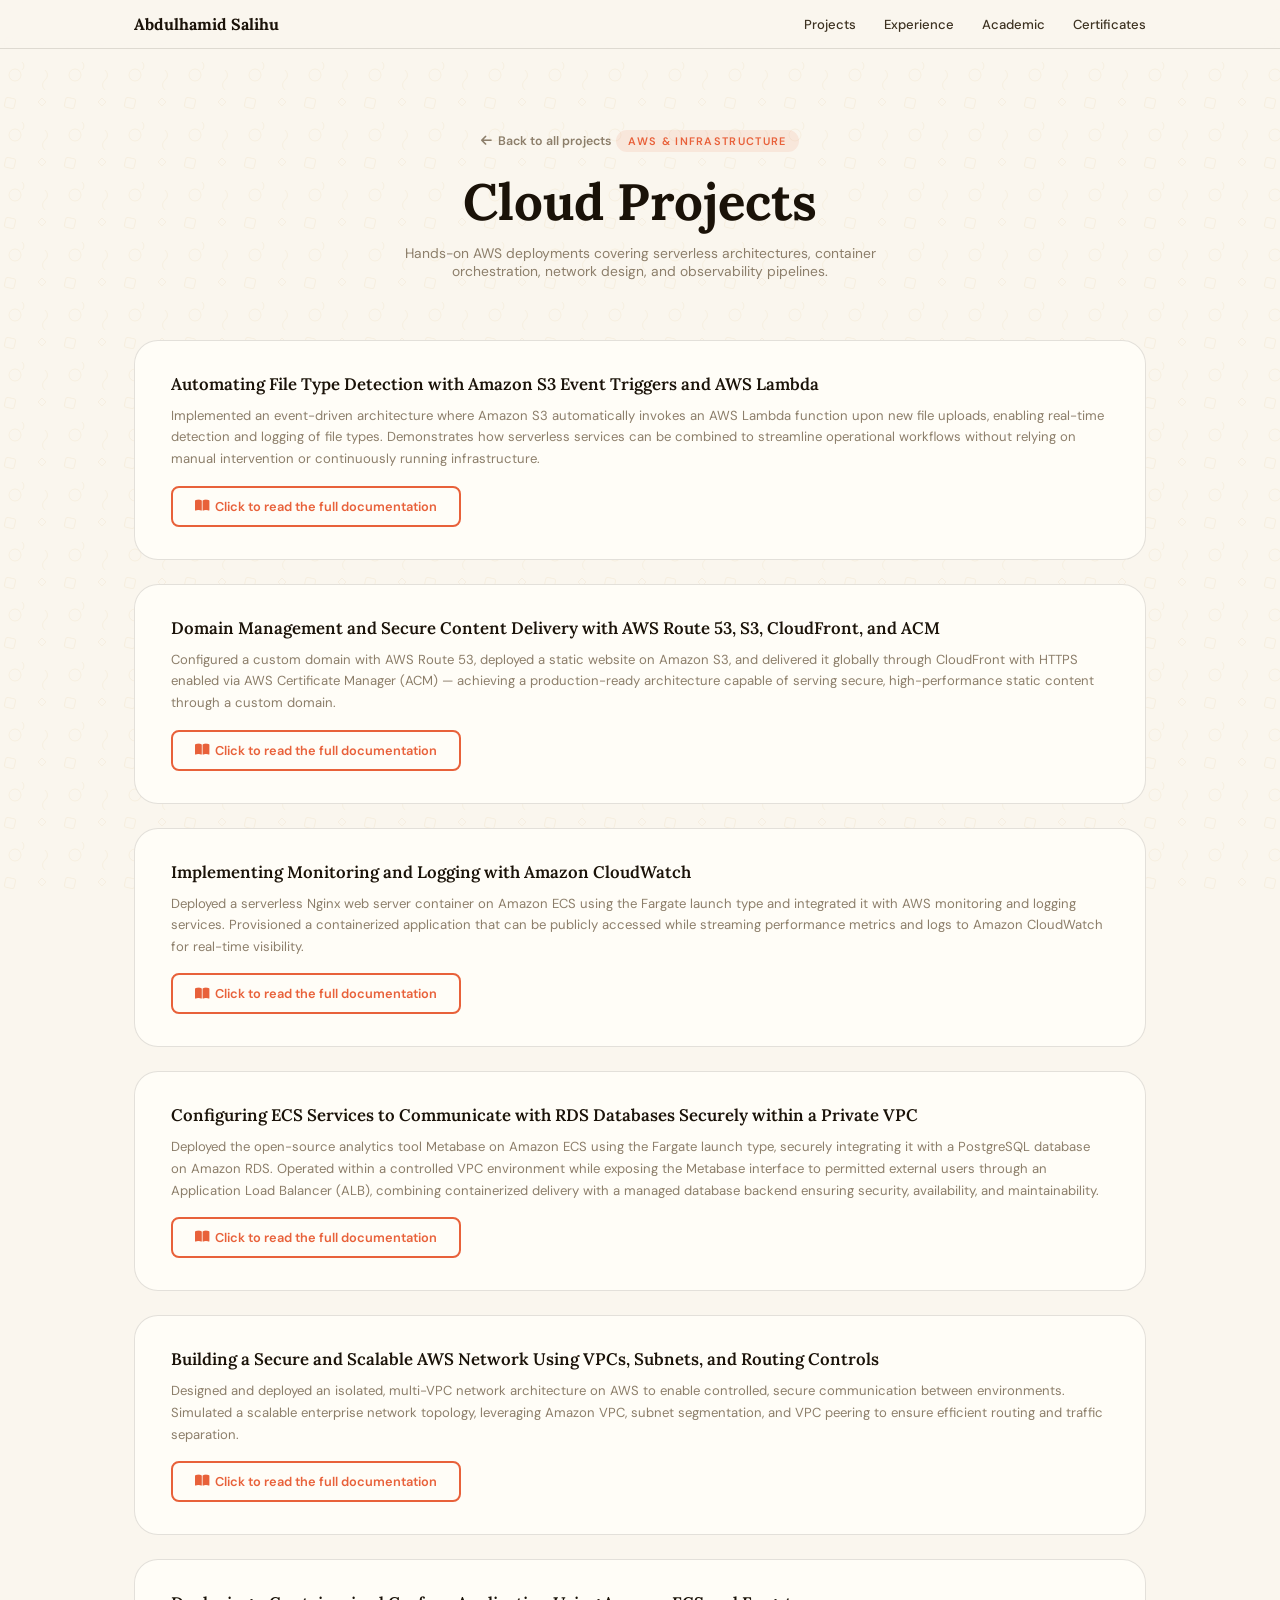
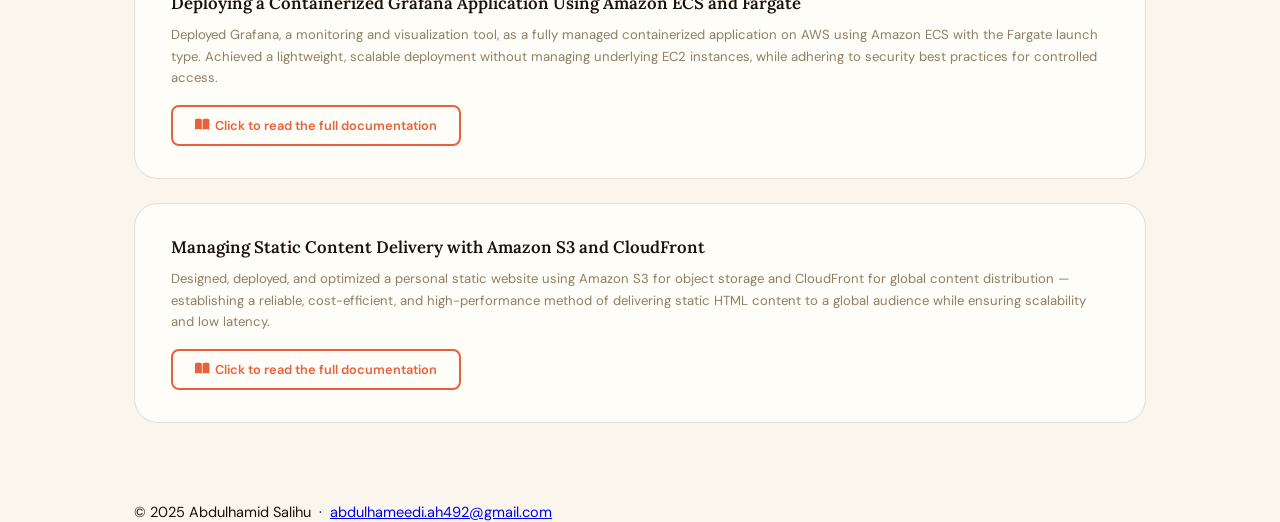
<file: cloud-projects/index.html>
<!DOCTYPE html>
<html lang="en">
<head>
  <meta charset="UTF-8" />
  <meta name="viewport" content="width=device-width, initial-scale=1.0" />
  <title>Cloud Projects — Abdulhamid Salihu</title>
  <link rel="stylesheet" href="../style.css" />
  <link rel="stylesheet" href="https://cdnjs.cloudflare.com/ajax/libs/font-awesome/6.4.0/css/all.min.css" />
  <style>
    .page-hero {
      padding: 130px 0 60px;
      text-align: center;
      position: relative;
    }
    .page-hero .back-link {
      display: inline-flex;
      align-items: center;
      gap: 6px;
      color: var(--warm-gray);
      text-decoration: none;
      font-size: 0.85rem;
      font-weight: 600;
      margin-bottom: 24px;
      transition: color 0.2s;
    }
    .page-hero .back-link:hover { color: var(--coral); }

    .projects-list {
      display: flex;
      flex-direction: column;
      gap: 24px;
      padding-bottom: 80px;
    }
    .project-item {
      background: var(--card-bg);
      border: 1px solid var(--border);
      border-radius: var(--radius-lg);
      padding: 32px 36px;
      transition: all 0.25s ease;
      position: relative;
      overflow: hidden;
    }
    .project-item::before {
      content: '';
      position: absolute;
      top: 0; left: 0;
      width: 4px; height: 100%;
      /*background: linear-gradient(180deg, var(--sage), var(--gold));*/
      opacity: 0;
      transition: opacity 0.25s;
    }
    .project-item:hover {
      transform: translateX(4px);
      box-shadow: 0 8px 32px rgba(26,18,8,0.09);
    }
    .project-item:hover::before { opacity: 1; }
    .project-item h3 {
      font-size: 1.15rem;
      margin-bottom: 10px;
      color: var(--ink);
    }
    .project-item p {
      font-size: 0.9rem;
      color: var(--warm-gray);
      line-height: 1.65;
      margin-bottom: 16px;
    }
  </style>
</head>
<body>

  <nav class="site-nav">
    <div class="container">
      <a class="nav-logo" href="../index.html">Abdulhamid Salihu</a>
      <ul class="nav-links">
        <li><a href="../index.html#projects">Projects</a></li>
        <li><a href="../index.html#experience">Experience</a></li>
        <li><a href="../index.html#academic">Academic</a></li>
        <li><a href="../index.html#certificates">Certificates</a></li>
      </ul>
    </div>
  </nav>

  <div class="page-hero">
    <div class="container">
      <a class="back-link" href="../index.html#projects">
        <i class="fas fa-arrow-left"></i> Back to all projects
      </a>
      <span class="section-label">AWS & Infrastructure</span>
      <h1 style="margin-bottom:12px;">Cloud Projects</h1>
      <p style="color:var(--warm-gray);font-size:0.95rem;max-width:560px;margin:0 auto;">
        Hands-on AWS deployments covering serverless architectures, container orchestration, network design, and observability pipelines.
      </p>
    </div>
  </div>

  <div class="container">
    <div class="projects-list">

      <!-- 1 -->
      <div class="project-item">
        <h3>Automating File Type Detection with Amazon S3 Event Triggers and AWS Lambda</h3>
        <p>Implemented an event-driven architecture where Amazon S3 automatically invokes an AWS Lambda function upon new file uploads, enabling real-time detection and logging of file types. Demonstrates how serverless services can be combined to streamline operational workflows without relying on manual intervention or continuously running infrastructure.</p>
        <a class="btn btn-outline" href="https://kizerh.notion.site/Automating-File-Type-Detection-with-Amazon-S3-Event-Triggers-and-AWS-Lambda-24fb325e196c80f9b4bfd37844d16fdc" target="_blank" rel="noopener">
          <i class="fas fa-book-open"></i> Click to read the full documentation
        </a>
      </div>

      <!-- 2 -->
      <div class="project-item">
        <h3>Domain Management and Secure Content Delivery with AWS Route 53, S3, CloudFront, and ACM</h3>
        <p>Configured a custom domain with AWS Route 53, deployed a static website on Amazon S3, and delivered it globally through CloudFront with HTTPS enabled via AWS Certificate Manager (ACM) — achieving a production-ready architecture capable of serving secure, high-performance static content through a custom domain.</p>
        <a class="btn btn-outline" href="https://kizerh.notion.site/Domain-Management-and-Secure-Content-Delivery-with-AWS-Route-53-S3-CloudFront-and-ACM-24fb325e196c80e8a279e8773349de06" target="_blank" rel="noopener">
          <i class="fas fa-book-open"></i> Click to read the full documentation
        </a>
      </div>

      <!-- 3 -->
      <div class="project-item">
        <h3>Implementing Monitoring and Logging with Amazon CloudWatch</h3>
        <p>Deployed a serverless Nginx web server container on Amazon ECS using the Fargate launch type and integrated it with AWS monitoring and logging services. Provisioned a containerized application that can be publicly accessed while streaming performance metrics and logs to Amazon CloudWatch for real-time visibility.</p>
        <a class="btn btn-outline" href="https://kizerh.notion.site/Implementing-Monitoring-and-Logging-with-Amazon-CloudWatch-24fb325e196c800bbd32c04069e19689" target="_blank" rel="noopener">
          <i class="fas fa-book-open"></i> Click to read the full documentation
        </a>
      </div>

      <!-- 4 -->
      <div class="project-item">
        <h3>Configuring ECS Services to Communicate with RDS Databases Securely within a Private VPC</h3>
        <p>Deployed the open-source analytics tool Metabase on Amazon ECS using the Fargate launch type, securely integrating it with a PostgreSQL database on Amazon RDS. Operated within a controlled VPC environment while exposing the Metabase interface to permitted external users through an Application Load Balancer (ALB), combining containerized delivery with a managed database backend ensuring security, availability, and maintainability.</p>
        <a class="btn btn-outline" href="https://kizerh.notion.site/Configuring-ECS-Services-to-Communicate-with-RDS-Databases-Securely-within-a-Private-VPC-24fb325e196c80298054f3aeb6fafeda" target="_blank" rel="noopener">
          <i class="fas fa-book-open"></i> Click to read the full documentation
        </a>
      </div>

      <!-- 5 -->
      <div class="project-item">
        <h3>Building a Secure and Scalable AWS Network Using VPCs, Subnets, and Routing Controls</h3>
        <p>Designed and deployed an isolated, multi-VPC network architecture on AWS to enable controlled, secure communication between environments. Simulated a scalable enterprise network topology, leveraging Amazon VPC, subnet segmentation, and VPC peering to ensure efficient routing and traffic separation.</p>
        <a class="btn btn-outline" href="https://kizerh.notion.site/Building-a-Secure-and-Scalable-AWS-Network-Using-VPCs-Subnets-and-Routing-Controls-24cb325e196c810cba46d5a2440f82c7" target="_blank" rel="noopener">
          <i class="fas fa-book-open"></i> Click to read the full documentation
        </a>
      </div>

      <!-- 6 -->
      <div class="project-item">
        <h3>Deploying a Containerized Grafana Application Using Amazon ECS and Fargate</h3>
        <p>Deployed Grafana, a monitoring and visualization tool, as a fully managed containerized application on AWS using Amazon ECS with the Fargate launch type. Achieved a lightweight, scalable deployment without managing underlying EC2 instances, while adhering to security best practices for controlled access.</p>
        <a class="btn btn-outline" href="https://kizerh.notion.site/Deploying-a-Containerized-Grafana-Application-Using-Amazon-ECS-and-Fargate-24cb325e196c813783bbfc1835be7042" target="_blank" rel="noopener">
          <i class="fas fa-book-open"></i> Click to read the full documentation
        </a>
      </div>

      <!-- 7 -->
      <div class="project-item">
        <h3>Managing Static Content Delivery with Amazon S3 and CloudFront</h3>
        <p>Designed, deployed, and optimized a personal static website using Amazon S3 for object storage and CloudFront for global content distribution — establishing a reliable, cost-efficient, and high-performance method of delivering static HTML content to a global audience while ensuring scalability and low latency.</p>
        <a class="btn btn-outline" href="https://kizerh.notion.site/Managing-Static-Content-Delivery-with-Amazon-S3-and-CloudFront-24fb325e196c80ab8296d07fce998afb" target="_blank" rel="noopener">
          <i class="fas fa-book-open"></i> Click to read the full documentation
        </a>
      </div>

    </div>
  </div>

  <footer>
    <div class="container">
      <p>© 2025 Abdulhamid Salihu &nbsp;·&nbsp;
        <a href="mailto:abdulhameedi.ah492@gmail.com">abdulhameedi.ah492@gmail.com</a>
      </p>
    </div>
  </footer>

</body>
</html>
</file>
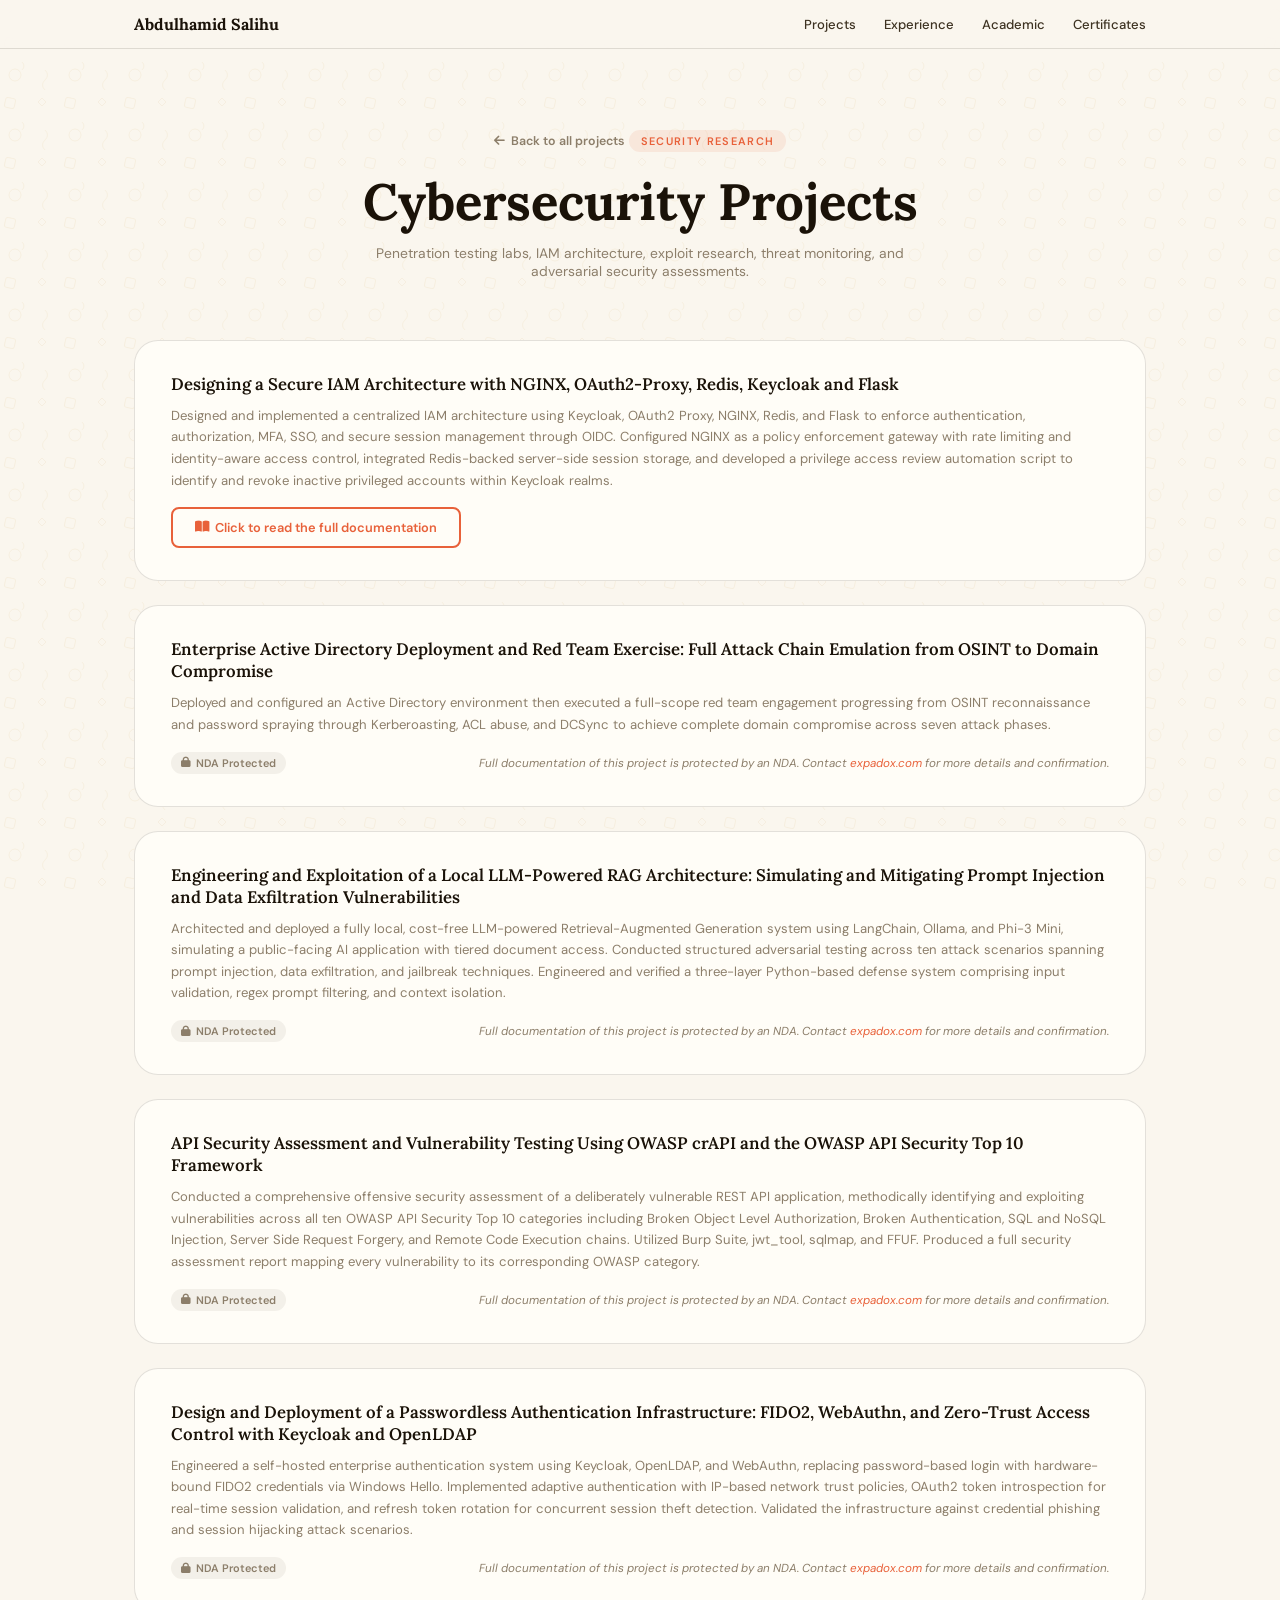
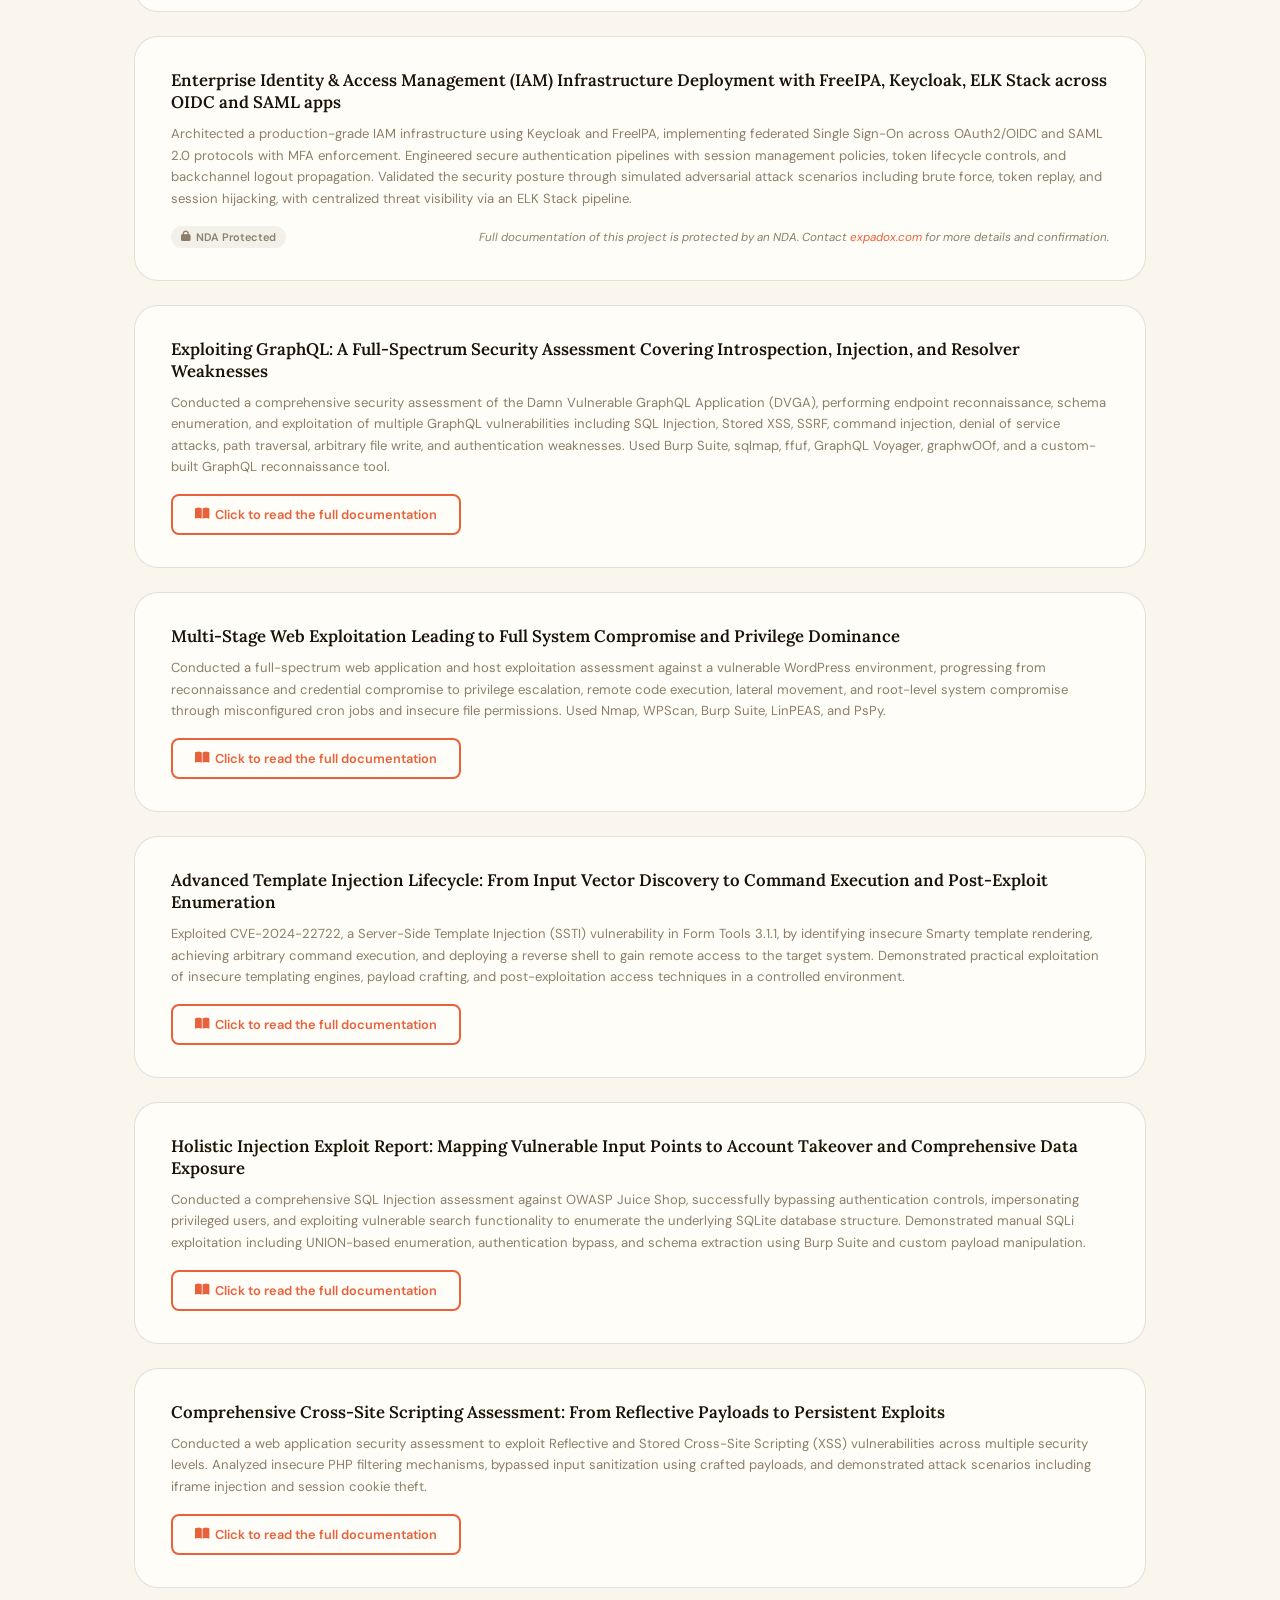
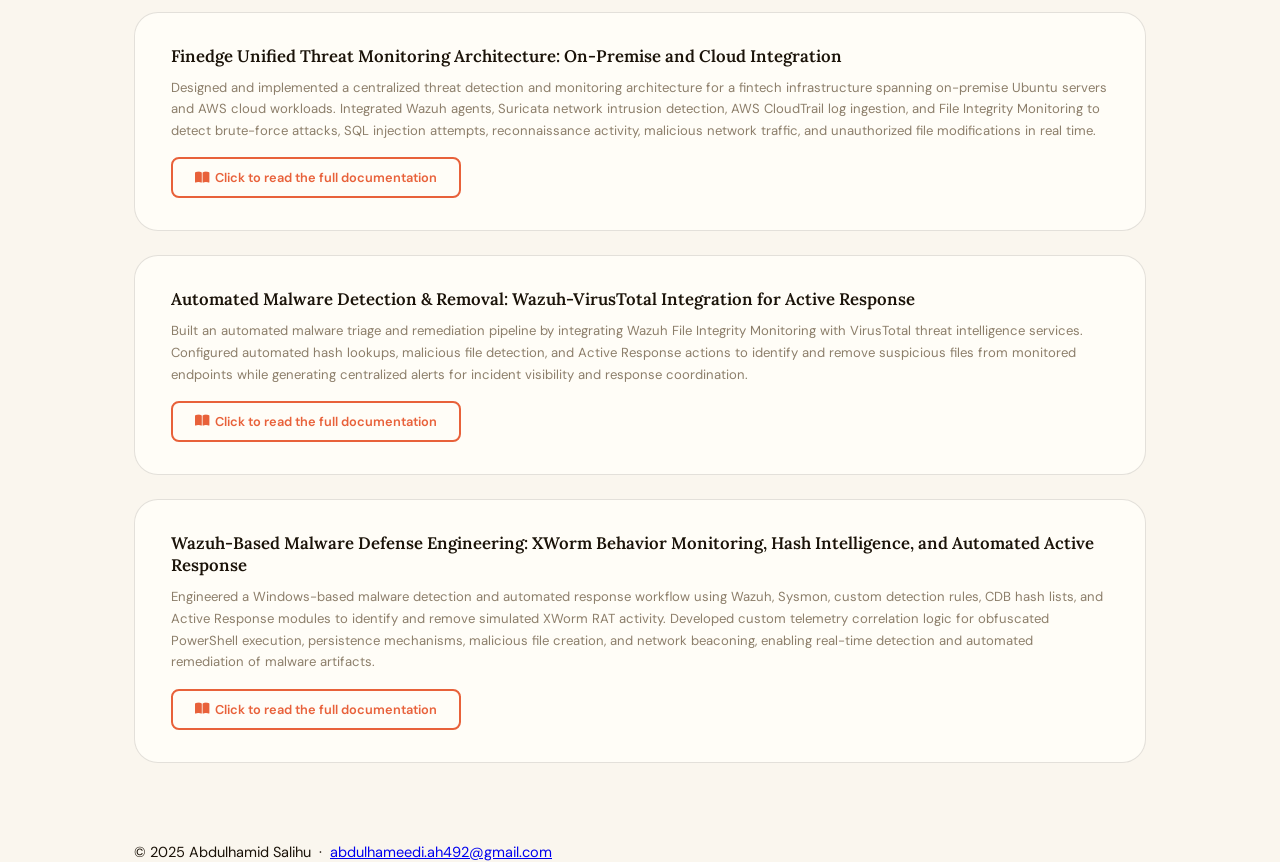
<file: cybersecurity-projects/index.html>
<!DOCTYPE html>
<html lang="en">
<head>
  <meta charset="UTF-8" />
  <meta name="viewport" content="width=device-width, initial-scale=1.0" />
  <title>Cybersecurity Projects — Abdulhamid Salihu</title>
  <link rel="stylesheet" href="../style.css" />
  <link rel="stylesheet" href="https://cdnjs.cloudflare.com/ajax/libs/font-awesome/6.4.0/css/all.min.css" />
  <style>
    .page-hero {
      padding: 130px 0 60px;
      text-align: center;
      position: relative;
    }
    .page-hero .back-link {
      display: inline-flex;
      align-items: center;
      gap: 6px;
      color: var(--warm-gray);
      text-decoration: none;
      font-size: 0.85rem;
      font-weight: 600;
      margin-bottom: 24px;
      transition: color 0.2s;
    }
    .page-hero .back-link:hover { color: var(--coral); }

    .projects-list {
      display: flex;
      flex-direction: column;
      gap: 24px;
      padding-bottom: 80px;
    }
    .project-item {
      background: var(--card-bg);
      border: 1px solid var(--border);
      border-radius: var(--radius-lg);
      padding: 32px 36px;
      transition: all 0.25s ease;
      position: relative;
      overflow: hidden;
    }
    .project-item::before {
      content: '';
      position: absolute;
      top: 0; left: 0;
      width: 4px; height: 100%;
      /*background: linear-gradient(180deg, var(--coral), var(--gold));*/
      opacity: 0;
      transition: opacity 0.25s;
    }
    .project-item:hover {
      transform: translateX(4px);
      box-shadow: 0 8px 32px rgba(26,18,8,0.09);
    }
    .project-item:hover::before { opacity: 1; }

    .project-item h3 {
      font-size: 1.15rem;
      margin-bottom: 10px;
      color: var(--ink);
    }
    .project-item p {
      font-size: 0.9rem;
      color: var(--warm-gray);
      line-height: 1.65;
      margin-bottom: 16px;
    }
    .project-footer {
      display: flex;
      align-items: center;
      justify-content: space-between;
      flex-wrap: wrap;
      gap: 10px;
    }
    .nda-badge {
      display: inline-flex;
      align-items: center;
      gap: 5px;
      font-size: 0.75rem;
      font-weight: 600;
      color: var(--warm-gray);
      background: rgba(140,126,106,0.1);
      padding: 4px 10px;
      border-radius: 20px;
    }
    .nda-note {
      font-size: 0.8rem;
      color: var(--warm-gray);
      font-style: italic;
    }
    .nda-note a { color: var(--coral); text-decoration: none; }
    .nda-note a:hover { text-decoration: underline; }
  </style>
</head>
<body>

  <nav class="site-nav">
    <div class="container">
      <a class="nav-logo" href="../index.html">Abdulhamid Salihu</a>
      <ul class="nav-links">
        <li><a href="../index.html#projects">Projects</a></li>
        <li><a href="../index.html#experience">Experience</a></li>
        <li><a href="../index.html#academic">Academic</a></li>
        <li><a href="../index.html#certificates">Certificates</a></li>
      </ul>
    </div>
  </nav>

  <div class="page-hero">
    <div class="container">
      <a class="back-link" href="../index.html#projects">
        <i class="fas fa-arrow-left"></i> Back to all projects
      </a>
      <span class="section-label">Security Research</span>
      <h1 style="margin-bottom:12px;">Cybersecurity Projects</h1>
      <p style="color:var(--warm-gray);font-size:0.95rem;max-width:560px;margin:0 auto;">
        Penetration testing labs, IAM architecture, exploit research, threat monitoring, and adversarial security assessments.
      </p>
    </div>
  </div>

  <div class="container">
    <div class="projects-list">

      <!-- 1 -->
      <div class="project-item">
        <h3>Designing a Secure IAM Architecture with NGINX, OAuth2-Proxy, Redis, Keycloak and Flask</h3>
        <p>Designed and implemented a centralized IAM architecture using Keycloak, OAuth2 Proxy, NGINX, Redis, and Flask to enforce authentication, authorization, MFA, SSO, and secure session management through OIDC. Configured NGINX as a policy enforcement gateway with rate limiting and identity-aware access control, integrated Redis-backed server-side session storage, and developed a privilege access review automation script to identify and revoke inactive privileged accounts within Keycloak realms.</p>
        <div class="project-footer">
          <a class="btn btn-outline" href="https://kizerh.notion.site/Designing-a-Secure-IAM-Architecture-with-NGINX-OAuth2-Proxy-Redis-Keycloak-and-Flask-2cbb325e196c80e4a800c21ece714360" target="_blank" rel="noopener">
            <i class="fas fa-book-open"></i> Click to read the full documentation
          </a>
        </div>
      </div>

      <!-- 2 -->
      <div class="project-item">
        <h3>Enterprise Active Directory Deployment and Red Team Exercise: Full Attack Chain Emulation from OSINT to Domain Compromise</h3>
        <p>Deployed and configured an Active Directory environment then executed a full-scope red team engagement progressing from OSINT reconnaissance and password spraying through Kerberoasting, ACL abuse, and DCSync to achieve complete domain compromise across seven attack phases.</p>
        <div class="project-footer">
          <span class="nda-badge"><i class="fas fa-lock"></i> NDA Protected</span>
          <span class="nda-note">Full documentation of this project is protected by an NDA. Contact <a href="https://expadox.com" target="_blank" rel="noopener">expadox.com</a> for more details and confirmation.</span>
        </div>
      </div>

      <!-- 3 -->
      <div class="project-item">
        <h3>Engineering and Exploitation of a Local LLM-Powered RAG Architecture: Simulating and Mitigating Prompt Injection and Data Exfiltration Vulnerabilities</h3>
        <p>Architected and deployed a fully local, cost-free LLM-powered Retrieval-Augmented Generation system using LangChain, Ollama, and Phi-3 Mini, simulating a public-facing AI application with tiered document access. Conducted structured adversarial testing across ten attack scenarios spanning prompt injection, data exfiltration, and jailbreak techniques. Engineered and verified a three-layer Python-based defense system comprising input validation, regex prompt filtering, and context isolation.</p>
        <div class="project-footer">
          <span class="nda-badge"><i class="fas fa-lock"></i> NDA Protected</span>
          <span class="nda-note">Full documentation of this project is protected by an NDA. Contact <a href="https://expadox.com" target="_blank" rel="noopener">expadox.com</a> for more details and confirmation.</span>
        </div>
      </div>

      <!-- 4 -->
      <div class="project-item">
        <h3>API Security Assessment and Vulnerability Testing Using OWASP crAPI and the OWASP API Security Top 10 Framework</h3>
        <p>Conducted a comprehensive offensive security assessment of a deliberately vulnerable REST API application, methodically identifying and exploiting vulnerabilities across all ten OWASP API Security Top 10 categories including Broken Object Level Authorization, Broken Authentication, SQL and NoSQL Injection, Server Side Request Forgery, and Remote Code Execution chains. Utilized Burp Suite, jwt_tool, sqlmap, and FFUF. Produced a full security assessment report mapping every vulnerability to its corresponding OWASP category.</p>
        <div class="project-footer">
          <span class="nda-badge"><i class="fas fa-lock"></i> NDA Protected</span>
          <span class="nda-note">Full documentation of this project is protected by an NDA. Contact <a href="https://expadox.com" target="_blank" rel="noopener">expadox.com</a> for more details and confirmation.</span>
        </div>
      </div>

      <!-- 5 -->
      <div class="project-item">
        <h3>Design and Deployment of a Passwordless Authentication Infrastructure: FIDO2, WebAuthn, and Zero-Trust Access Control with Keycloak and OpenLDAP</h3>
        <p>Engineered a self-hosted enterprise authentication system using Keycloak, OpenLDAP, and WebAuthn, replacing password-based login with hardware-bound FIDO2 credentials via Windows Hello. Implemented adaptive authentication with IP-based network trust policies, OAuth2 token introspection for real-time session validation, and refresh token rotation for concurrent session theft detection. Validated the infrastructure against credential phishing and session hijacking attack scenarios.</p>
        <div class="project-footer">
          <span class="nda-badge"><i class="fas fa-lock"></i> NDA Protected</span>
          <span class="nda-note">Full documentation of this project is protected by an NDA. Contact <a href="https://expadox.com" target="_blank" rel="noopener">expadox.com</a> for more details and confirmation.</span>
        </div>
      </div>

      <!-- 6 -->
      <div class="project-item">
        <h3>Enterprise Identity &amp; Access Management (IAM) Infrastructure Deployment with FreeIPA, Keycloak, ELK Stack across OIDC and SAML apps</h3>
        <p>Architected a production-grade IAM infrastructure using Keycloak and FreeIPA, implementing federated Single Sign-On across OAuth2/OIDC and SAML 2.0 protocols with MFA enforcement. Engineered secure authentication pipelines with session management policies, token lifecycle controls, and backchannel logout propagation. Validated the security posture through simulated adversarial attack scenarios including brute force, token replay, and session hijacking, with centralized threat visibility via an ELK Stack pipeline.</p>
        <div class="project-footer">
          <span class="nda-badge"><i class="fas fa-lock"></i> NDA Protected</span>
          <span class="nda-note">Full documentation of this project is protected by an NDA. Contact <a href="https://expadox.com" target="_blank" rel="noopener">expadox.com</a> for more details and confirmation.</span>
        </div>
      </div>

      <!-- 7 -->
      <div class="project-item">
        <h3>Exploiting GraphQL: A Full-Spectrum Security Assessment Covering Introspection, Injection, and Resolver Weaknesses</h3>
        <p>Conducted a comprehensive security assessment of the Damn Vulnerable GraphQL Application (DVGA), performing endpoint reconnaissance, schema enumeration, and exploitation of multiple GraphQL vulnerabilities including SQL Injection, Stored XSS, SSRF, command injection, denial of service attacks, path traversal, arbitrary file write, and authentication weaknesses. Used Burp Suite, sqlmap, ffuf, GraphQL Voyager, graphwOOf, and a custom-built GraphQL reconnaissance tool.</p>
        <div class="project-footer">
          <a class="btn btn-outline" href="https://kizerh.notion.site/Exploiting-GraphQL-A-Full-Spectrum-Security-Assessment-Covering-Introspection-Injection-and-Resol-317b325e196c809e926ad47544720c94" target="_blank" rel="noopener">
            <i class="fas fa-book-open"></i> Click to read the full documentation
          </a>
        </div>
      </div>

      <!-- 8 -->
      <div class="project-item">
        <h3>Multi-Stage Web Exploitation Leading to Full System Compromise and Privilege Dominance</h3>
        <p>Conducted a full-spectrum web application and host exploitation assessment against a vulnerable WordPress environment, progressing from reconnaissance and credential compromise to privilege escalation, remote code execution, lateral movement, and root-level system compromise through misconfigured cron jobs and insecure file permissions. Used Nmap, WPScan, Burp Suite, LinPEAS, and PsPy.</p>
        <div class="project-footer">
          <a class="btn btn-outline" href="https://kizerh.notion.site/Multi-Stage-Web-Exploitation-Leading-to-Full-System-Compromise-and-Privilege-Dominance-29cb325e196c80e39cbedf93e5b23132" target="_blank" rel="noopener">
            <i class="fas fa-book-open"></i> Click to read the full documentation
          </a>
        </div>
      </div>

      <!-- 9 -->
      <div class="project-item">
        <h3>Advanced Template Injection Lifecycle: From Input Vector Discovery to Command Execution and Post-Exploit Enumeration</h3>
        <p>Exploited CVE-2024-22722, a Server-Side Template Injection (SSTI) vulnerability in Form Tools 3.1.1, by identifying insecure Smarty template rendering, achieving arbitrary command execution, and deploying a reverse shell to gain remote access to the target system. Demonstrated practical exploitation of insecure templating engines, payload crafting, and post-exploitation access techniques in a controlled environment.</p>
        <div class="project-footer">
          <a class="btn btn-outline" href="https://kizerh.notion.site/Advanced-Template-Injection-Lifecycle-From-Input-Vector-Discovery-to-Command-Execution-and-Post-Expl-288b325e196c803fba21ef91054be67e" target="_blank" rel="noopener">
            <i class="fas fa-book-open"></i> Click to read the full documentation
          </a>
        </div>
      </div>

      <!-- 10 -->
      <div class="project-item">
        <h3>Holistic Injection Exploit Report: Mapping Vulnerable Input Points to Account Takeover and Comprehensive Data Exposure</h3>
        <p>Conducted a comprehensive SQL Injection assessment against OWASP Juice Shop, successfully bypassing authentication controls, impersonating privileged users, and exploiting vulnerable search functionality to enumerate the underlying SQLite database structure. Demonstrated manual SQLi exploitation including UNION-based enumeration, authentication bypass, and schema extraction using Burp Suite and custom payload manipulation.</p>
        <div class="project-footer">
          <a class="btn btn-outline" href="https://kizerh.notion.site/Holistic-Injection-Exploit-Report-Mapping-Vulnerable-Input-Points-to-Account-Takeover-and-Comprehens-287b325e196c801cae3ae3b9ec0426c8" target="_blank" rel="noopener">
            <i class="fas fa-book-open"></i> Click to read the full documentation
          </a>
        </div>
      </div>

      <!-- 11 -->
      <div class="project-item">
        <h3>Comprehensive Cross-Site Scripting Assessment: From Reflective Payloads to Persistent Exploits</h3>
        <p>Conducted a web application security assessment to exploit Reflective and Stored Cross-Site Scripting (XSS) vulnerabilities across multiple security levels. Analyzed insecure PHP filtering mechanisms, bypassed input sanitization using crafted payloads, and demonstrated attack scenarios including iframe injection and session cookie theft.</p>
        <div class="project-footer">
          <a class="btn btn-outline" href="https://kizerh.notion.site/Comprehensive-Cross-Site-Scripting-Assessment-From-Reflective-Payloads-to-Persistent-Exploits-and-Pr-258b325e196c80e0a8a1e6fdd7dfffda" target="_blank" rel="noopener">
            <i class="fas fa-book-open"></i> Click to read the full documentation
          </a>
        </div>
      </div>

      <!-- 12 -->
      <div class="project-item">
        <h3>Finedge Unified Threat Monitoring Architecture: On-Premise and Cloud Integration</h3>
        <p>Designed and implemented a centralized threat detection and monitoring architecture for a fintech infrastructure spanning on-premise Ubuntu servers and AWS cloud workloads. Integrated Wazuh agents, Suricata network intrusion detection, AWS CloudTrail log ingestion, and File Integrity Monitoring to detect brute-force attacks, SQL injection attempts, reconnaissance activity, malicious network traffic, and unauthorized file modifications in real time.</p>
        <div class="project-footer">
          <a class="btn btn-outline" href="https://kizerh.notion.site/Finedge-Unified-Threat-Monitoring-Architecture-On-Premise-and-Cloud-Integration-with-Wazuh-Suricat-2a9b325e196c8009b4c4ef54222b596b" target="_blank" rel="noopener">
            <i class="fas fa-book-open"></i> Click to read the full documentation
          </a>
        </div>
      </div>

      <!-- 13 -->
      <div class="project-item">
        <h3>Automated Malware Detection &amp; Removal: Wazuh-VirusTotal Integration for Active Response</h3>
        <p>Built an automated malware triage and remediation pipeline by integrating Wazuh File Integrity Monitoring with VirusTotal threat intelligence services. Configured automated hash lookups, malicious file detection, and Active Response actions to identify and remove suspicious files from monitored endpoints while generating centralized alerts for incident visibility and response coordination.</p>
        <div class="project-footer">
          <a class="btn btn-outline" href="https://kizerh.notion.site/Automated-Malware-Detection-Removal-Wazuh-VirusTotal-Integration-for-Active-Response-2b9b325e196c80c1bf9bd31e142cd511" target="_blank" rel="noopener">
            <i class="fas fa-book-open"></i> Click to read the full documentation
          </a>
        </div>
      </div>

      <!-- 14 -->
      <div class="project-item">
        <h3>Wazuh-Based Malware Defense Engineering: XWorm Behavior Monitoring, Hash Intelligence, and Automated Active Response</h3>
        <p>Engineered a Windows-based malware detection and automated response workflow using Wazuh, Sysmon, custom detection rules, CDB hash lists, and Active Response modules to identify and remove simulated XWorm RAT activity. Developed custom telemetry correlation logic for obfuscated PowerShell execution, persistence mechanisms, malicious file creation, and network beaconing, enabling real-time detection and automated remediation of malware artifacts.</p>
        <div class="project-footer">
          <a class="btn btn-outline" href="https://kizerh.notion.site/Wazuh-Based-Malware-Defense-Engineering-XWorm-Behavior-Monitoring-Hash-Intelligence-and-Automated-2b9b325e196c80098d14c453a761eed4" target="_blank" rel="noopener">
            <i class="fas fa-book-open"></i> Click to read the full documentation
          </a>
        </div>
      </div>

    </div>
  </div>

  <footer>
    <div class="container">
      <p>© 2025 Abdulhamid Salihu &nbsp;·&nbsp;
        <a href="mailto:abdulhameedi.ah492@gmail.com">abdulhameedi.ah492@gmail.com</a>
      </p>
    </div>
  </footer>

</body>
</html>
</file>
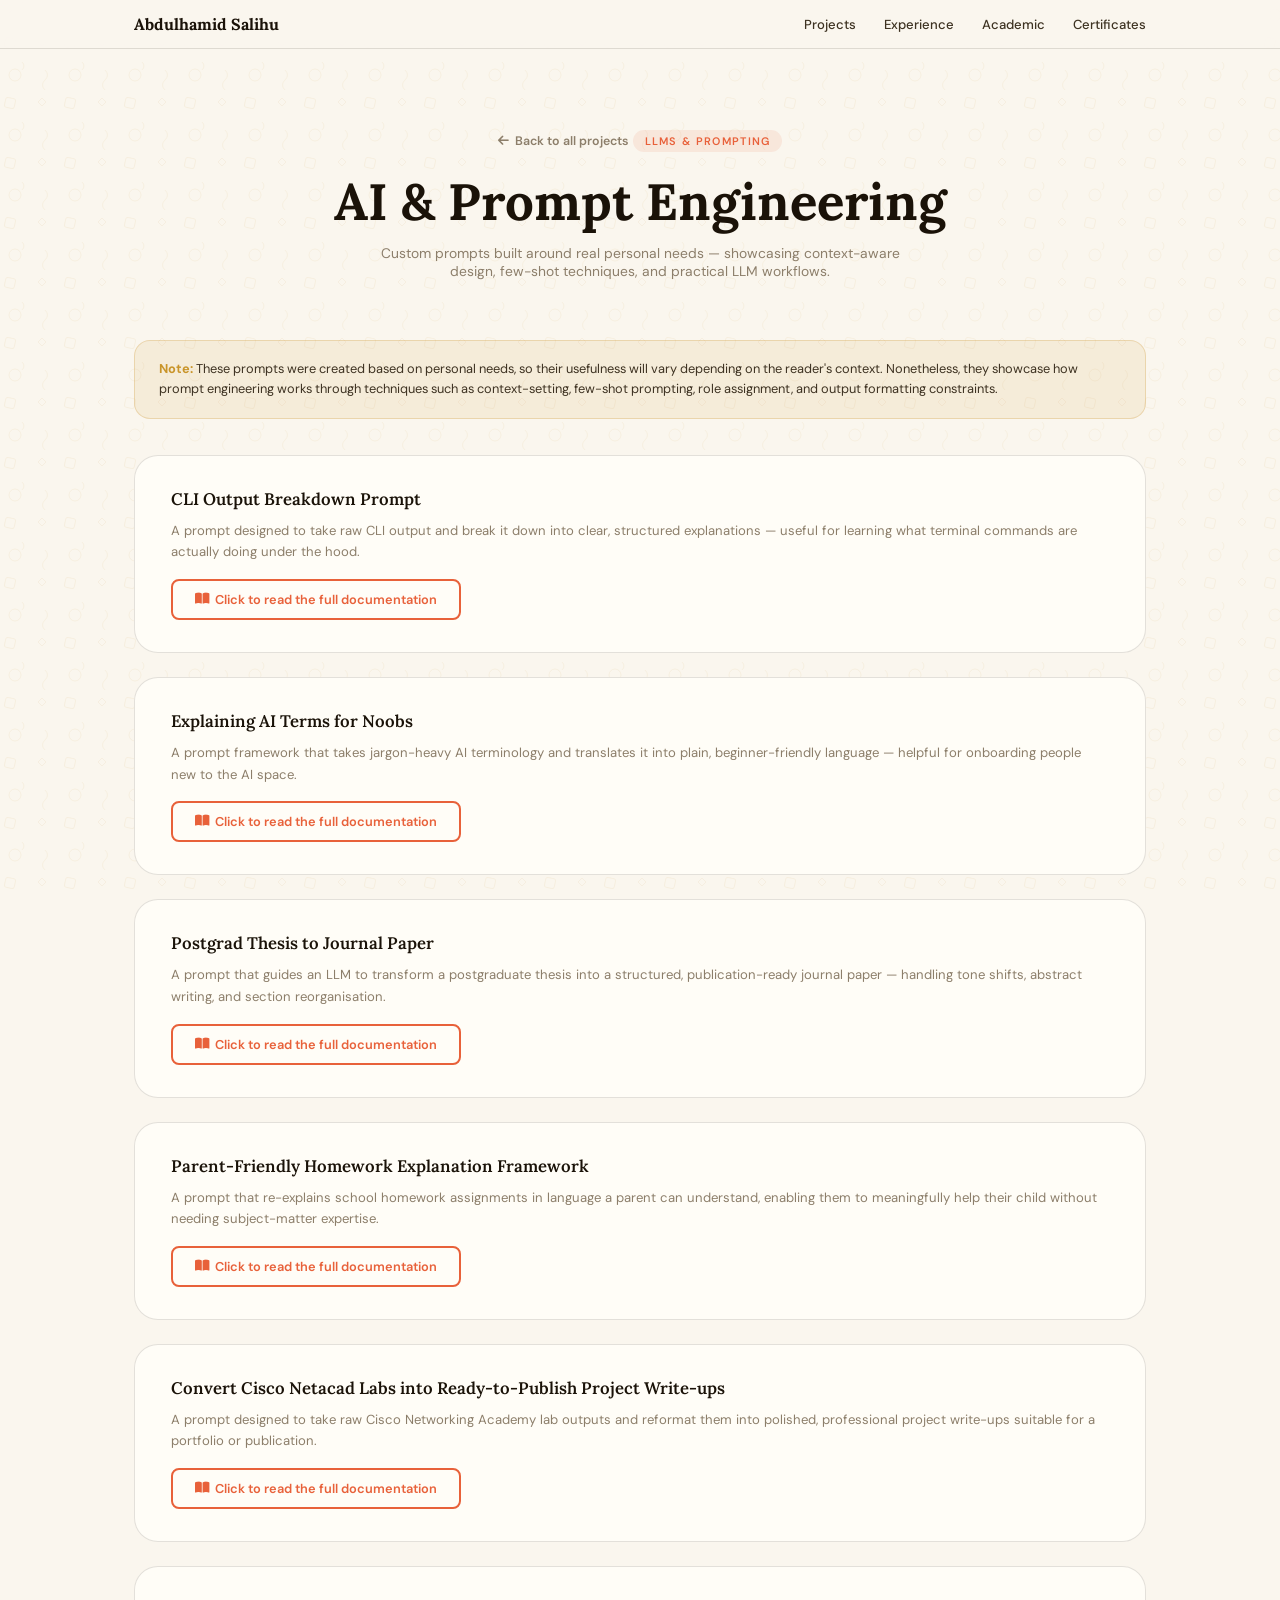
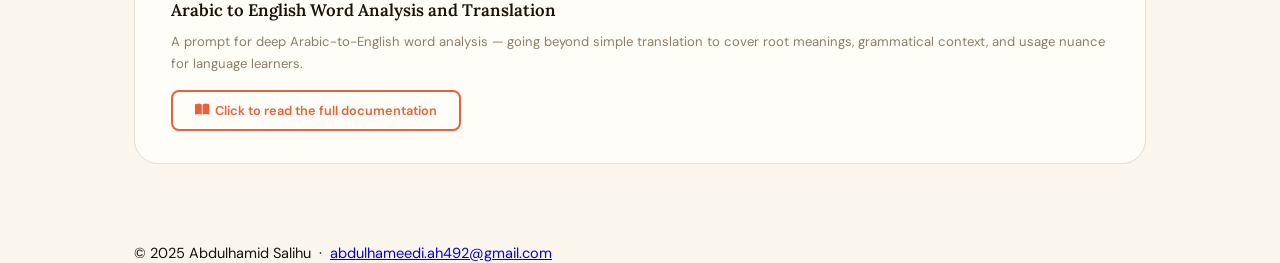
<file: prompt-engineering/index.html>
<!DOCTYPE html>
<html lang="en">
<head>
  <meta charset="UTF-8" />
  <meta name="viewport" content="width=device-width, initial-scale=1.0" />
  <title>AI & Prompt Engineering — Abdulhamid Salihu</title>
  <link rel="stylesheet" href="../style.css" />
  <link rel="stylesheet" href="https://cdnjs.cloudflare.com/ajax/libs/font-awesome/6.4.0/css/all.min.css" />
  <style>
    .page-hero {
      padding: 130px 0 60px;
      text-align: center;
    }
    .page-hero .back-link {
      display: inline-flex;
      align-items: center;
      gap: 6px;
      color: var(--warm-gray);
      text-decoration: none;
      font-size: 0.85rem;
      font-weight: 600;
      margin-bottom: 24px;
      transition: color 0.2s;
    }
    .page-hero .back-link:hover { color: var(--coral); }

    .disclaimer-banner {
      background: rgba(201,149,42,0.1);
      border: 1px solid rgba(201,149,42,0.25);
      border-radius: var(--radius);
      padding: 18px 24px;
      margin-bottom: 36px;
      font-size: 0.88rem;
      color: var(--ink-light);
      line-height: 1.6;
    }
    .disclaimer-banner strong { color: var(--gold); }

    .projects-list {
      display: flex;
      flex-direction: column;
      gap: 24px;
      padding-bottom: 80px;
    }
    .project-item {
      background: var(--card-bg);
      border: 1px solid var(--border);
      border-radius: var(--radius-lg);
      padding: 32px 36px;
      transition: all 0.25s ease;
      position: relative;
      overflow: hidden;
    }
    .project-item::before {
      content: '';
      position: absolute;
      top: 0; left: 0;
      width: 4px; height: 100%;
      /*background: linear-gradient(180deg, var(--gold), var(--coral));*/
      opacity: 0;
      transition: opacity 0.25s;
    }
    .project-item:hover {
      transform: translateX(4px);
      box-shadow: 0 8px 32px rgba(26,18,8,0.09);
    }
    .project-item:hover::before { opacity: 1; }
    .project-item h3 {
      font-size: 1.15rem;
      margin-bottom: 10px;
      color: var(--ink);
    }
    .project-item p {
      font-size: 0.9rem;
      color: var(--warm-gray);
      line-height: 1.65;
      margin-bottom: 16px;
    }
  </style>
</head>
<body>

  <nav class="site-nav">
    <div class="container">
      <a class="nav-logo" href="../index.html">Abdulhamid Salihu</a>
      <ul class="nav-links">
        <li><a href="../index.html#projects">Projects</a></li>
        <li><a href="../index.html#experience">Experience</a></li>
        <li><a href="../index.html#academic">Academic</a></li>
        <li><a href="../index.html#certificates">Certificates</a></li>
      </ul>
    </div>
  </nav>

  <div class="page-hero">
    <div class="container">
      <a class="back-link" href="../index.html#projects">
        <i class="fas fa-arrow-left"></i> Back to all projects
      </a>
      <span class="section-label">LLMs & Prompting</span>
      <h1 style="margin-bottom:12px;">AI & Prompt Engineering</h1>
      <p style="color:var(--warm-gray);font-size:0.95rem;max-width:560px;margin:0 auto;">
        Custom prompts built around real personal needs — showcasing context-aware design, few-shot techniques, and practical LLM workflows.
      </p>
    </div>
  </div>

  <div class="container">

    <div class="disclaimer-banner">
      <strong>Note:</strong> These prompts were created based on personal needs, so their usefulness will vary depending on the reader's context. Nonetheless, they showcase how prompt engineering works through techniques such as context-setting, few-shot prompting, role assignment, and output formatting constraints.
    </div>

    <div class="projects-list">

      <div class="project-item">
        <h3>CLI Output Breakdown Prompt</h3>
        <p>A prompt designed to take raw CLI output and break it down into clear, structured explanations — useful for learning what terminal commands are actually doing under the hood.</p>
        <a class="btn btn-outline" href="https://www.notion.so/CLI-Output-Breakdown-Prompt-24cb325e196c81ea9448c2affb2adda4" target="_blank" rel="noopener">
          <i class="fas fa-book-open"></i> Click to read the full documentation
        </a>
      </div>

      <div class="project-item">
        <h3>Explaining AI Terms for Noobs</h3>
        <p>A prompt framework that takes jargon-heavy AI terminology and translates it into plain, beginner-friendly language — helpful for onboarding people new to the AI space.</p>
        <a class="btn btn-outline" href="https://www.notion.so/Explaining-AI-terms-for-noobs-24cb325e196c818aa665f8090b1b3e96" target="_blank" rel="noopener">
          <i class="fas fa-book-open"></i> Click to read the full documentation
        </a>
      </div>

      <div class="project-item">
        <h3>Postgrad Thesis to Journal Paper</h3>
        <p>A prompt that guides an LLM to transform a postgraduate thesis into a structured, publication-ready journal paper — handling tone shifts, abstract writing, and section reorganisation.</p>
        <a class="btn btn-outline" href="https://www.notion.so/Postgrad-Thesis-to-Journal-Paper-24cb325e196c8179a088ce14708a5e9f" target="_blank" rel="noopener">
          <i class="fas fa-book-open"></i> Click to read the full documentation
        </a>
      </div>

      <div class="project-item">
        <h3>Parent-Friendly Homework Explanation Framework</h3>
        <p>A prompt that re-explains school homework assignments in language a parent can understand, enabling them to meaningfully help their child without needing subject-matter expertise.</p>
        <a class="btn btn-outline" href="https://www.notion.so/Parent-Friendly-Homework-Explanation-Framework-24cb325e196c80ec8efed9c927d024d5" target="_blank" rel="noopener">
          <i class="fas fa-book-open"></i> Click to read the full documentation
        </a>
      </div>

      <div class="project-item">
        <h3>Convert Cisco Netacad Labs into Ready-to-Publish Project Write-ups</h3>
        <p>A prompt designed to take raw Cisco Networking Academy lab outputs and reformat them into polished, professional project write-ups suitable for a portfolio or publication.</p>
        <a class="btn btn-outline" href="https://www.notion.so/Convert-Cisco-Netacad-Labs-into-ready-to-publish-Project-write-up-24eb325e196c803b8dc6fbaca2548664" target="_blank" rel="noopener">
          <i class="fas fa-book-open"></i> Click to read the full documentation
        </a>
      </div>

      <div class="project-item">
        <h3>Arabic to English Word Analysis and Translation</h3>
        <p>A prompt for deep Arabic-to-English word analysis — going beyond simple translation to cover root meanings, grammatical context, and usage nuance for language learners.</p>
        <a class="btn btn-outline" href="https://www.notion.so/Arabic-to-English-word-analysis-and-translation-25db325e196c80c68547dd3af3db6c73" target="_blank" rel="noopener">
          <i class="fas fa-book-open"></i> Click to read the full documentation
        </a>
      </div>

    </div>
  </div>

  <footer>
    <div class="container">
      <p>© 2025 Abdulhamid Salihu &nbsp;·&nbsp;
        <a href="mailto:abdulhameedi.ah492@gmail.com">abdulhameedi.ah492@gmail.com</a>
      </p>
    </div>
  </footer>

</body>
</html>
</file>
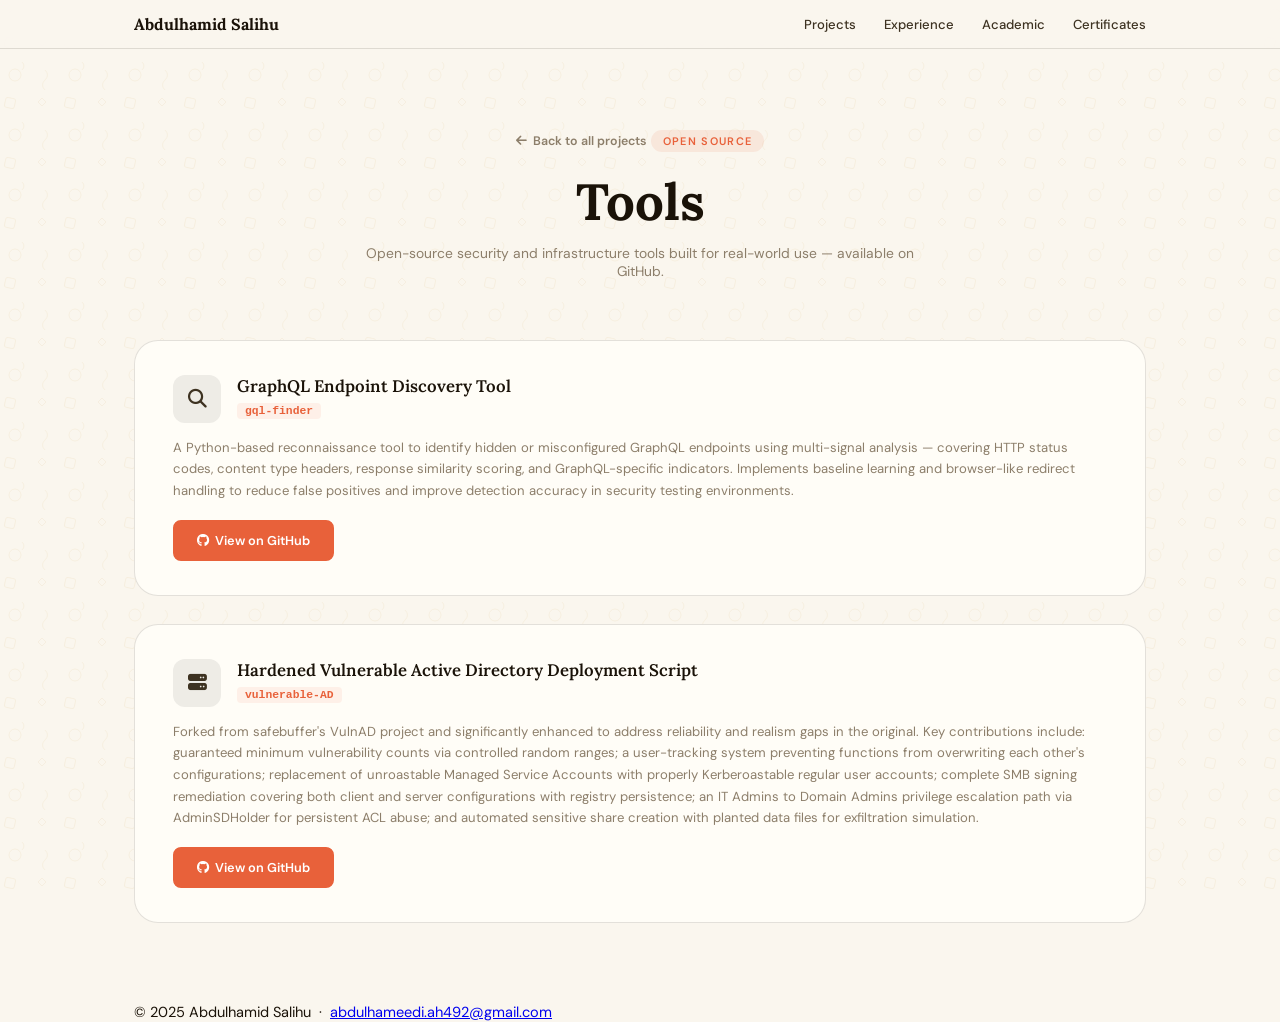
<file: tools/index.html>
<!DOCTYPE html>
<html lang="en">
<head>
  <meta charset="UTF-8" />
  <meta name="viewport" content="width=device-width, initial-scale=1.0" />
  <title>Tools — Abdulhamid Salihu</title>
  <link rel="stylesheet" href="../style.css" />
  <link rel="stylesheet" href="https://cdnjs.cloudflare.com/ajax/libs/font-awesome/6.4.0/css/all.min.css" />
  <style>
    .page-hero {
      padding: 130px 0 60px;
      text-align: center;
    }
    .page-hero .back-link {
      display: inline-flex;
      align-items: center;
      gap: 6px;
      color: var(--warm-gray);
      text-decoration: none;
      font-size: 0.85rem;
      font-weight: 600;
      margin-bottom: 24px;
      transition: color 0.2s;
    }
    .page-hero .back-link:hover { color: var(--coral); }

    .tools-list {
      display: flex;
      flex-direction: column;
      gap: 28px;
      padding-bottom: 80px;
    }
    .tool-item {
      background: var(--card-bg);
      border: 1px solid var(--border);
      border-radius: var(--radius-lg);
      padding: 34px 38px;
      transition: all 0.25s ease;
      position: relative;
      overflow: hidden;
    }
    .tool-item::before {
      content: '';
      position: absolute;
      top: 0; left: 0;
      width: 4px; height: 100%;
      background: linear-gradient(180deg, var(--ink-light), var(--warm-gray));
      opacity: 0;
      transition: opacity 0.25s;
    }
    .tool-item:hover {
      transform: translateX(4px);
      box-shadow: 0 8px 32px rgba(26,18,8,0.09);
    }
    .tool-item:hover::before { opacity: 1; }

    .tool-header {
      display: flex;
      align-items: flex-start;
      gap: 16px;
      margin-bottom: 14px;
    }
    .tool-icon {
      width: 48px;
      height: 48px;
      border-radius: 12px;
      background: rgba(26,18,8,0.07);
      display: flex;
      align-items: center;
      justify-content: center;
      font-size: 1.3rem;
      color: var(--ink-light);
      flex-shrink: 0;
    }
    .tool-title-group h3 {
      font-size: 1.15rem;
      color: var(--ink);
      margin-bottom: 3px;
    }
    .tool-slug {
      font-family: 'DM Mono', 'Courier New', monospace;
      font-size: 0.78rem;
      color: var(--coral);
      background: rgba(232,97,58,0.08);
      padding: 2px 8px;
      border-radius: 4px;
      font-weight: 600;
    }
    .tool-item p {
      font-size: 0.9rem;
      color: var(--warm-gray);
      line-height: 1.65;
      margin-bottom: 18px;
    }
    .tool-footer {
      display: flex;
      align-items: center;
      gap: 12px;
      flex-wrap: wrap;
    }
  </style>
</head>
<body>

  <nav class="site-nav">
    <div class="container">
      <a class="nav-logo" href="../index.html">Abdulhamid Salihu</a>
      <ul class="nav-links">
        <li><a href="../index.html#projects">Projects</a></li>
        <li><a href="../index.html#experience">Experience</a></li>
        <li><a href="../index.html#academic">Academic</a></li>
        <li><a href="../index.html#certificates">Certificates</a></li>
      </ul>
    </div>
  </nav>

  <div class="page-hero">
    <div class="container">
      <a class="back-link" href="../index.html#projects">
        <i class="fas fa-arrow-left"></i> Back to all projects
      </a>
      <span class="section-label">Open Source</span>
      <h1 style="margin-bottom:12px;">Tools</h1>
      <p style="color:var(--warm-gray);font-size:0.95rem;max-width:560px;margin:0 auto;">
        Open-source security and infrastructure tools built for real-world use — available on GitHub.
      </p>
    </div>
  </div>

  <div class="container">
    <div class="tools-list">

      <!-- gql-finder -->
      <div class="tool-item">
        <div class="tool-header">
          <div class="tool-icon"><i class="fas fa-magnifying-glass"></i></div>
          <div class="tool-title-group">
            <h3>GraphQL Endpoint Discovery Tool</h3>
            <span class="tool-slug">gql-finder</span>
          </div>
        </div>
        <p>A Python-based reconnaissance tool to identify hidden or misconfigured GraphQL endpoints using multi-signal analysis — covering HTTP status codes, content type headers, response similarity scoring, and GraphQL-specific indicators. Implements baseline learning and browser-like redirect handling to reduce false positives and improve detection accuracy in security testing environments.</p>
        <div class="tool-footer">
          <a class="btn btn-primary" href="https://github.com/kizerh/gql-finder" target="_blank" rel="noopener">
            <i class="fab fa-github"></i> View on GitHub
          </a>
        </div>
      </div>

      <!-- vulnerable-AD -->
      <div class="tool-item">
        <div class="tool-header">
          <div class="tool-icon"><i class="fas fa-server"></i></div>
          <div class="tool-title-group">
            <h3>Hardened Vulnerable Active Directory Deployment Script</h3>
            <span class="tool-slug">vulnerable-AD</span>
          </div>
        </div>
        <p>Forked from safebuffer's VulnAD project and significantly enhanced to address reliability and realism gaps in the original. Key contributions include: guaranteed minimum vulnerability counts via controlled random ranges; a user-tracking system preventing functions from overwriting each other's configurations; replacement of unroastable Managed Service Accounts with properly Kerberoastable regular user accounts; complete SMB signing remediation covering both client and server configurations with registry persistence; an IT Admins to Domain Admins privilege escalation path via AdminSDHolder for persistent ACL abuse; and automated sensitive share creation with planted data files for exfiltration simulation.</p>
        <div class="tool-footer">
          <a class="btn btn-primary" href="https://github.com/kizerh/vulnerable-AD" target="_blank" rel="noopener">
            <i class="fab fa-github"></i> View on GitHub
          </a>
        </div>
      </div>

    </div>
  </div>

  <footer>
    <div class="container">
      <p>© 2025 Abdulhamid Salihu &nbsp;·&nbsp;
        <a href="mailto:abdulhameedi.ah492@gmail.com">abdulhameedi.ah492@gmail.com</a>
      </p>
    </div>
  </footer>

</body>
</html>
</file>
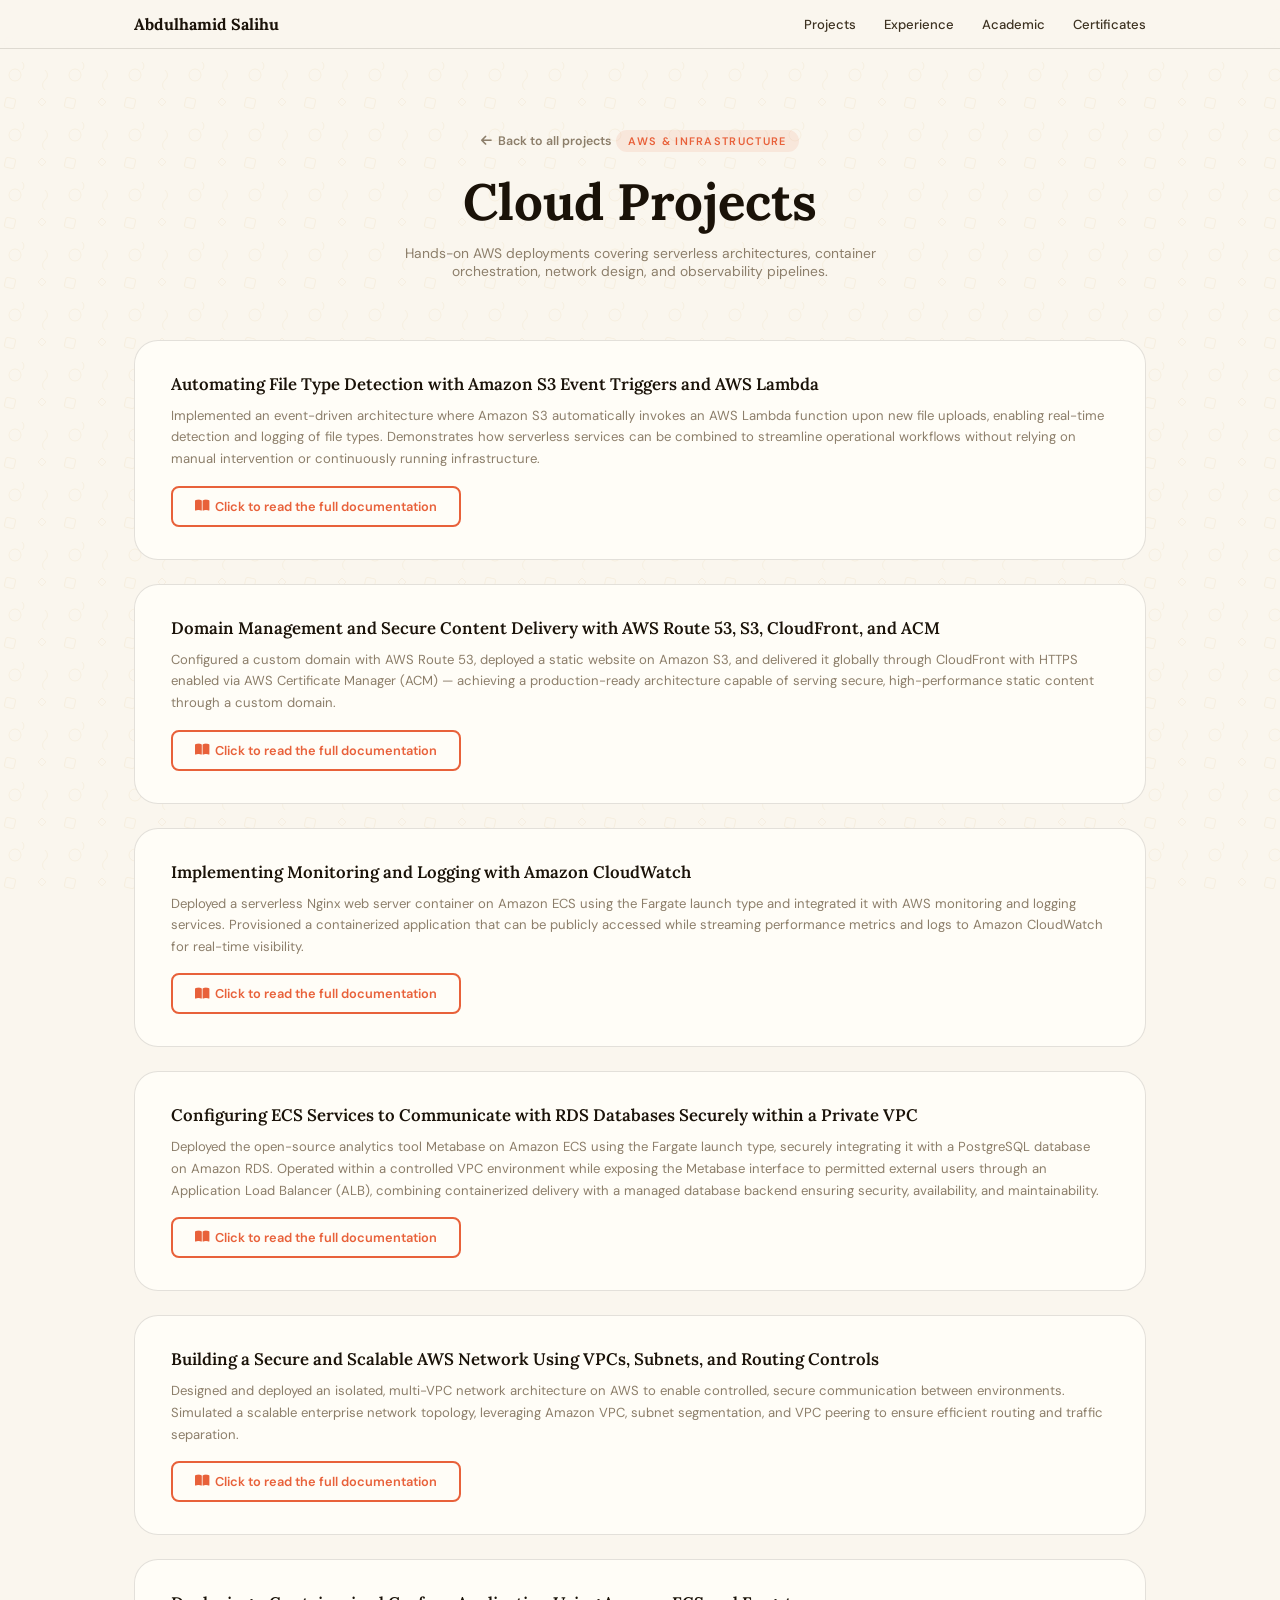
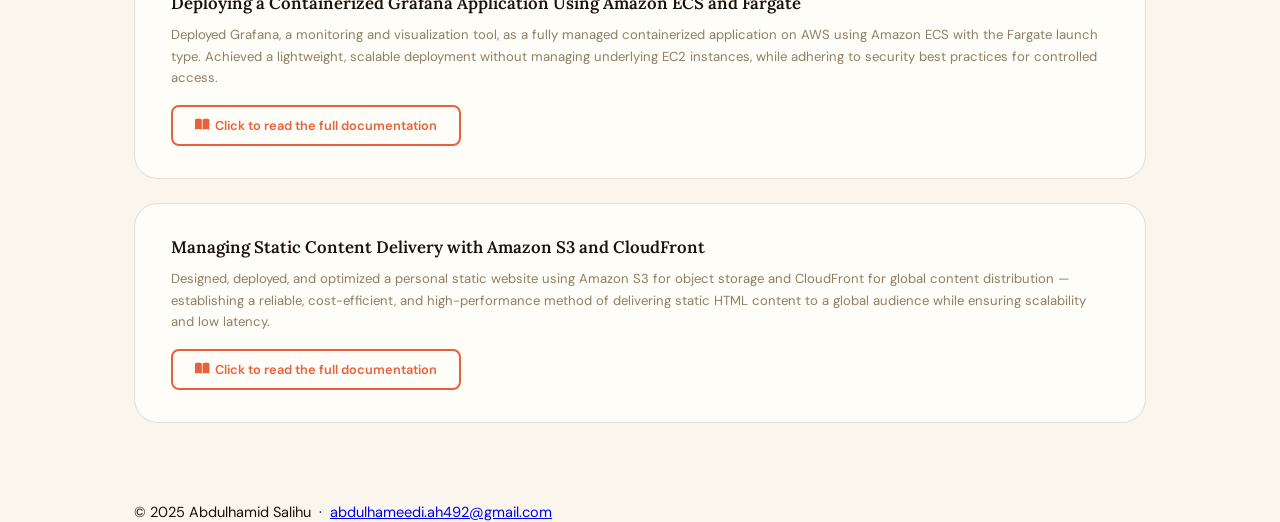
<file: index (2).html>
<!DOCTYPE html>
<html lang="en">
<head>
  <meta charset="UTF-8" />
  <meta name="viewport" content="width=device-width, initial-scale=1.0" />
  <title>Cloud Projects — Abdulhamid Salihu</title>
  <link rel="stylesheet" href="../style.css" />
  <link rel="stylesheet" href="https://cdnjs.cloudflare.com/ajax/libs/font-awesome/6.4.0/css/all.min.css" />
  <style>
    .page-hero {
      padding: 130px 0 60px;
      text-align: center;
      position: relative;
    }
    .page-hero .back-link {
      display: inline-flex;
      align-items: center;
      gap: 6px;
      color: var(--warm-gray);
      text-decoration: none;
      font-size: 0.85rem;
      font-weight: 600;
      margin-bottom: 24px;
      transition: color 0.2s;
    }
    .page-hero .back-link:hover { color: var(--coral); }

    .projects-list {
      display: flex;
      flex-direction: column;
      gap: 24px;
      padding-bottom: 80px;
    }
    .project-item {
      background: var(--card-bg);
      border: 1px solid var(--border);
      border-radius: var(--radius-lg);
      padding: 32px 36px;
      transition: all 0.25s ease;
      position: relative;
      overflow: hidden;
    }
    .project-item::before {
      content: '';
      position: absolute;
      top: 0; left: 0;
      width: 4px; height: 100%;
      background: linear-gradient(180deg, var(--sage), var(--gold));
      opacity: 0;
      transition: opacity 0.25s;
    }
    .project-item:hover {
      transform: translateX(4px);
      box-shadow: 0 8px 32px rgba(26,18,8,0.09);
    }
    .project-item:hover::before { opacity: 1; }
    .project-item h3 {
      font-size: 1.15rem;
      margin-bottom: 10px;
      color: var(--ink);
    }
    .project-item p {
      font-size: 0.9rem;
      color: var(--warm-gray);
      line-height: 1.65;
      margin-bottom: 16px;
    }
  </style>
</head>
<body>

  <nav class="site-nav">
    <div class="container">
      <a class="nav-logo" href="../index.html">Abdulhamid Salihu</a>
      <ul class="nav-links">
        <li><a href="../index.html#projects">Projects</a></li>
        <li><a href="../index.html#experience">Experience</a></li>
        <li><a href="../index.html#academic">Academic</a></li>
        <li><a href="../index.html#certificates">Certificates</a></li>
      </ul>
    </div>
  </nav>

  <div class="page-hero">
    <div class="container">
      <a class="back-link" href="../index.html#projects">
        <i class="fas fa-arrow-left"></i> Back to all projects
      </a>
      <span class="section-label">AWS & Infrastructure</span>
      <h1 style="margin-bottom:12px;">Cloud Projects</h1>
      <p style="color:var(--warm-gray);font-size:0.95rem;max-width:560px;margin:0 auto;">
        Hands-on AWS deployments covering serverless architectures, container orchestration, network design, and observability pipelines.
      </p>
    </div>
  </div>

  <div class="container">
    <div class="projects-list">

      <!-- 1 -->
      <div class="project-item">
        <h3>Automating File Type Detection with Amazon S3 Event Triggers and AWS Lambda</h3>
        <p>Implemented an event-driven architecture where Amazon S3 automatically invokes an AWS Lambda function upon new file uploads, enabling real-time detection and logging of file types. Demonstrates how serverless services can be combined to streamline operational workflows without relying on manual intervention or continuously running infrastructure.</p>
        <a class="btn btn-outline" href="https://kizerh.notion.site/Automating-File-Type-Detection-with-Amazon-S3-Event-Triggers-and-AWS-Lambda-24fb325e196c80f9b4bfd37844d16fdc" target="_blank" rel="noopener">
          <i class="fas fa-book-open"></i> Click to read the full documentation
        </a>
      </div>

      <!-- 2 -->
      <div class="project-item">
        <h3>Domain Management and Secure Content Delivery with AWS Route 53, S3, CloudFront, and ACM</h3>
        <p>Configured a custom domain with AWS Route 53, deployed a static website on Amazon S3, and delivered it globally through CloudFront with HTTPS enabled via AWS Certificate Manager (ACM) — achieving a production-ready architecture capable of serving secure, high-performance static content through a custom domain.</p>
        <a class="btn btn-outline" href="https://kizerh.notion.site/Domain-Management-and-Secure-Content-Delivery-with-AWS-Route-53-S3-CloudFront-and-ACM-24fb325e196c80e8a279e8773349de06" target="_blank" rel="noopener">
          <i class="fas fa-book-open"></i> Click to read the full documentation
        </a>
      </div>

      <!-- 3 -->
      <div class="project-item">
        <h3>Implementing Monitoring and Logging with Amazon CloudWatch</h3>
        <p>Deployed a serverless Nginx web server container on Amazon ECS using the Fargate launch type and integrated it with AWS monitoring and logging services. Provisioned a containerized application that can be publicly accessed while streaming performance metrics and logs to Amazon CloudWatch for real-time visibility.</p>
        <a class="btn btn-outline" href="https://kizerh.notion.site/Implementing-Monitoring-and-Logging-with-Amazon-CloudWatch-24fb325e196c800bbd32c04069e19689" target="_blank" rel="noopener">
          <i class="fas fa-book-open"></i> Click to read the full documentation
        </a>
      </div>

      <!-- 4 -->
      <div class="project-item">
        <h3>Configuring ECS Services to Communicate with RDS Databases Securely within a Private VPC</h3>
        <p>Deployed the open-source analytics tool Metabase on Amazon ECS using the Fargate launch type, securely integrating it with a PostgreSQL database on Amazon RDS. Operated within a controlled VPC environment while exposing the Metabase interface to permitted external users through an Application Load Balancer (ALB), combining containerized delivery with a managed database backend ensuring security, availability, and maintainability.</p>
        <a class="btn btn-outline" href="https://kizerh.notion.site/Configuring-ECS-Services-to-Communicate-with-RDS-Databases-Securely-within-a-Private-VPC-24fb325e196c80298054f3aeb6fafeda" target="_blank" rel="noopener">
          <i class="fas fa-book-open"></i> Click to read the full documentation
        </a>
      </div>

      <!-- 5 -->
      <div class="project-item">
        <h3>Building a Secure and Scalable AWS Network Using VPCs, Subnets, and Routing Controls</h3>
        <p>Designed and deployed an isolated, multi-VPC network architecture on AWS to enable controlled, secure communication between environments. Simulated a scalable enterprise network topology, leveraging Amazon VPC, subnet segmentation, and VPC peering to ensure efficient routing and traffic separation.</p>
        <a class="btn btn-outline" href="https://kizerh.notion.site/Building-a-Secure-and-Scalable-AWS-Network-Using-VPCs-Subnets-and-Routing-Controls-24cb325e196c810cba46d5a2440f82c7" target="_blank" rel="noopener">
          <i class="fas fa-book-open"></i> Click to read the full documentation
        </a>
      </div>

      <!-- 6 -->
      <div class="project-item">
        <h3>Deploying a Containerized Grafana Application Using Amazon ECS and Fargate</h3>
        <p>Deployed Grafana, a monitoring and visualization tool, as a fully managed containerized application on AWS using Amazon ECS with the Fargate launch type. Achieved a lightweight, scalable deployment without managing underlying EC2 instances, while adhering to security best practices for controlled access.</p>
        <a class="btn btn-outline" href="https://kizerh.notion.site/Deploying-a-Containerized-Grafana-Application-Using-Amazon-ECS-and-Fargate-24cb325e196c813783bbfc1835be7042" target="_blank" rel="noopener">
          <i class="fas fa-book-open"></i> Click to read the full documentation
        </a>
      </div>

      <!-- 7 -->
      <div class="project-item">
        <h3>Managing Static Content Delivery with Amazon S3 and CloudFront</h3>
        <p>Designed, deployed, and optimized a personal static website using Amazon S3 for object storage and CloudFront for global content distribution — establishing a reliable, cost-efficient, and high-performance method of delivering static HTML content to a global audience while ensuring scalability and low latency.</p>
        <a class="btn btn-outline" href="https://kizerh.notion.site/Managing-Static-Content-Delivery-with-Amazon-S3-and-CloudFront-24fb325e196c80ab8296d07fce998afb" target="_blank" rel="noopener">
          <i class="fas fa-book-open"></i> Click to read the full documentation
        </a>
      </div>

    </div>
  </div>

  <footer>
    <div class="container">
      <p>© 2025 Abdulhamid Salihu &nbsp;·&nbsp;
        <a href="mailto:abdulhameedi.ah492@gmail.com">abdulhameedi.ah492@gmail.com</a>
      </p>
    </div>
  </footer>

</body>
</html>
</file>
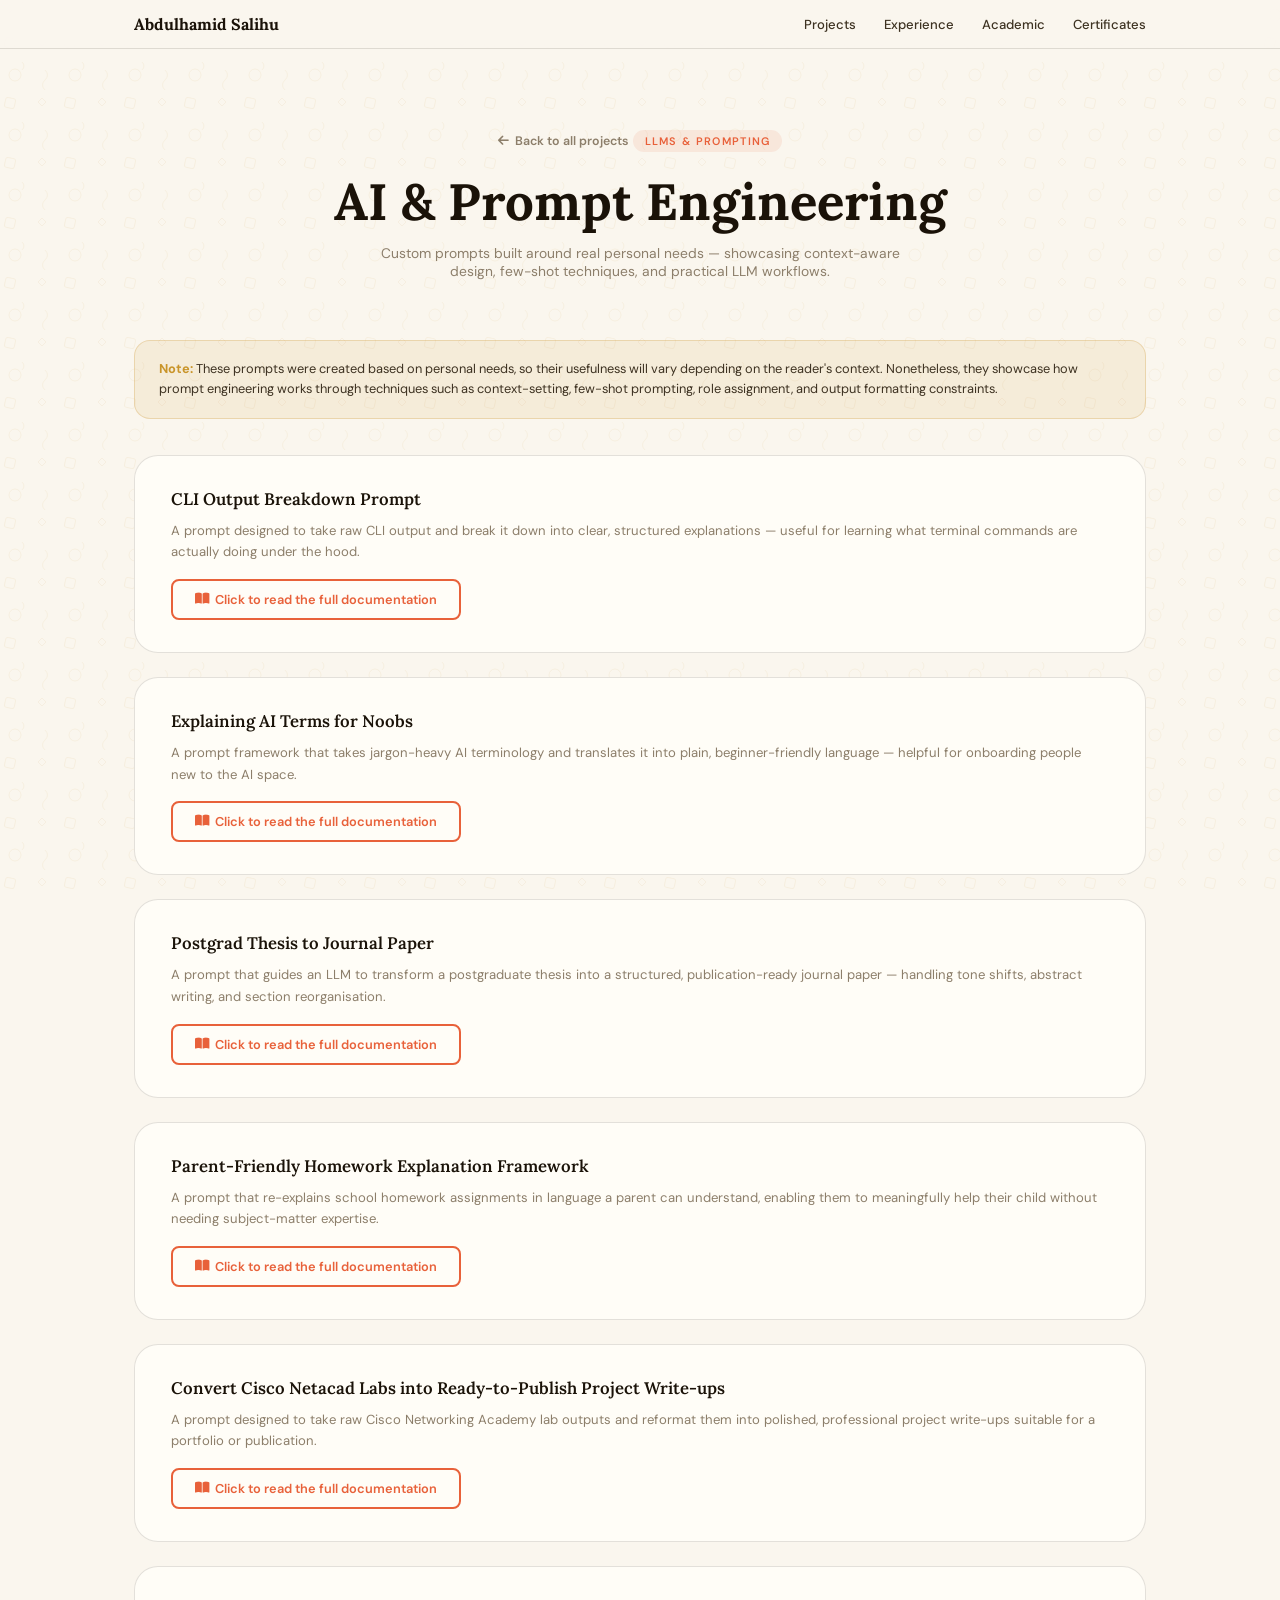
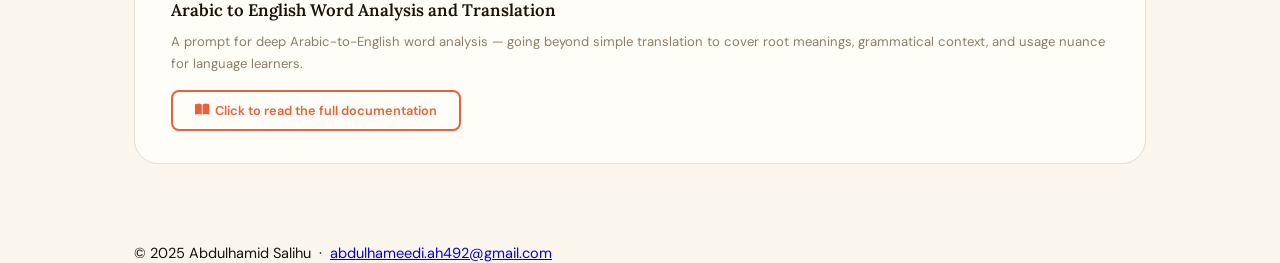
<file: index (3).html>
<!DOCTYPE html>
<html lang="en">
<head>
  <meta charset="UTF-8" />
  <meta name="viewport" content="width=device-width, initial-scale=1.0" />
  <title>AI & Prompt Engineering — Abdulhamid Salihu</title>
  <link rel="stylesheet" href="../style.css" />
  <link rel="stylesheet" href="https://cdnjs.cloudflare.com/ajax/libs/font-awesome/6.4.0/css/all.min.css" />
  <style>
    .page-hero {
      padding: 130px 0 60px;
      text-align: center;
    }
    .page-hero .back-link {
      display: inline-flex;
      align-items: center;
      gap: 6px;
      color: var(--warm-gray);
      text-decoration: none;
      font-size: 0.85rem;
      font-weight: 600;
      margin-bottom: 24px;
      transition: color 0.2s;
    }
    .page-hero .back-link:hover { color: var(--coral); }

    .disclaimer-banner {
      background: rgba(201,149,42,0.1);
      border: 1px solid rgba(201,149,42,0.25);
      border-radius: var(--radius);
      padding: 18px 24px;
      margin-bottom: 36px;
      font-size: 0.88rem;
      color: var(--ink-light);
      line-height: 1.6;
    }
    .disclaimer-banner strong { color: var(--gold); }

    .projects-list {
      display: flex;
      flex-direction: column;
      gap: 24px;
      padding-bottom: 80px;
    }
    .project-item {
      background: var(--card-bg);
      border: 1px solid var(--border);
      border-radius: var(--radius-lg);
      padding: 32px 36px;
      transition: all 0.25s ease;
      position: relative;
      overflow: hidden;
    }
    .project-item::before {
      content: '';
      position: absolute;
      top: 0; left: 0;
      width: 4px; height: 100%;
      background: linear-gradient(180deg, var(--gold), var(--coral));
      opacity: 0;
      transition: opacity 0.25s;
    }
    .project-item:hover {
      transform: translateX(4px);
      box-shadow: 0 8px 32px rgba(26,18,8,0.09);
    }
    .project-item:hover::before { opacity: 1; }
    .project-item h3 {
      font-size: 1.15rem;
      margin-bottom: 10px;
      color: var(--ink);
    }
    .project-item p {
      font-size: 0.9rem;
      color: var(--warm-gray);
      line-height: 1.65;
      margin-bottom: 16px;
    }
  </style>
</head>
<body>

  <nav class="site-nav">
    <div class="container">
      <a class="nav-logo" href="../index.html">Abdulhamid Salihu</a>
      <ul class="nav-links">
        <li><a href="../index.html#projects">Projects</a></li>
        <li><a href="../index.html#experience">Experience</a></li>
        <li><a href="../index.html#academic">Academic</a></li>
        <li><a href="../index.html#certificates">Certificates</a></li>
      </ul>
    </div>
  </nav>

  <div class="page-hero">
    <div class="container">
      <a class="back-link" href="../index.html#projects">
        <i class="fas fa-arrow-left"></i> Back to all projects
      </a>
      <span class="section-label">LLMs & Prompting</span>
      <h1 style="margin-bottom:12px;">AI & Prompt Engineering</h1>
      <p style="color:var(--warm-gray);font-size:0.95rem;max-width:560px;margin:0 auto;">
        Custom prompts built around real personal needs — showcasing context-aware design, few-shot techniques, and practical LLM workflows.
      </p>
    </div>
  </div>

  <div class="container">

    <div class="disclaimer-banner">
      <strong>Note:</strong> These prompts were created based on personal needs, so their usefulness will vary depending on the reader's context. Nonetheless, they showcase how prompt engineering works through techniques such as context-setting, few-shot prompting, role assignment, and output formatting constraints.
    </div>

    <div class="projects-list">

      <div class="project-item">
        <h3>CLI Output Breakdown Prompt</h3>
        <p>A prompt designed to take raw CLI output and break it down into clear, structured explanations — useful for learning what terminal commands are actually doing under the hood.</p>
        <a class="btn btn-outline" href="https://www.notion.so/CLI-Output-Breakdown-Prompt-24cb325e196c81ea9448c2affb2adda4" target="_blank" rel="noopener">
          <i class="fas fa-book-open"></i> Click to read the full documentation
        </a>
      </div>

      <div class="project-item">
        <h3>Explaining AI Terms for Noobs</h3>
        <p>A prompt framework that takes jargon-heavy AI terminology and translates it into plain, beginner-friendly language — helpful for onboarding people new to the AI space.</p>
        <a class="btn btn-outline" href="https://www.notion.so/Explaining-AI-terms-for-noobs-24cb325e196c818aa665f8090b1b3e96" target="_blank" rel="noopener">
          <i class="fas fa-book-open"></i> Click to read the full documentation
        </a>
      </div>

      <div class="project-item">
        <h3>Postgrad Thesis to Journal Paper</h3>
        <p>A prompt that guides an LLM to transform a postgraduate thesis into a structured, publication-ready journal paper — handling tone shifts, abstract writing, and section reorganisation.</p>
        <a class="btn btn-outline" href="https://www.notion.so/Postgrad-Thesis-to-Journal-Paper-24cb325e196c8179a088ce14708a5e9f" target="_blank" rel="noopener">
          <i class="fas fa-book-open"></i> Click to read the full documentation
        </a>
      </div>

      <div class="project-item">
        <h3>Parent-Friendly Homework Explanation Framework</h3>
        <p>A prompt that re-explains school homework assignments in language a parent can understand, enabling them to meaningfully help their child without needing subject-matter expertise.</p>
        <a class="btn btn-outline" href="https://www.notion.so/Parent-Friendly-Homework-Explanation-Framework-24cb325e196c80ec8efed9c927d024d5" target="_blank" rel="noopener">
          <i class="fas fa-book-open"></i> Click to read the full documentation
        </a>
      </div>

      <div class="project-item">
        <h3>Convert Cisco Netacad Labs into Ready-to-Publish Project Write-ups</h3>
        <p>A prompt designed to take raw Cisco Networking Academy lab outputs and reformat them into polished, professional project write-ups suitable for a portfolio or publication.</p>
        <a class="btn btn-outline" href="https://www.notion.so/Convert-Cisco-Netacad-Labs-into-ready-to-publish-Project-write-up-24eb325e196c803b8dc6fbaca2548664" target="_blank" rel="noopener">
          <i class="fas fa-book-open"></i> Click to read the full documentation
        </a>
      </div>

      <div class="project-item">
        <h3>Arabic to English Word Analysis and Translation</h3>
        <p>A prompt for deep Arabic-to-English word analysis — going beyond simple translation to cover root meanings, grammatical context, and usage nuance for language learners.</p>
        <a class="btn btn-outline" href="https://www.notion.so/Arabic-to-English-word-analysis-and-translation-25db325e196c80c68547dd3af3db6c73" target="_blank" rel="noopener">
          <i class="fas fa-book-open"></i> Click to read the full documentation
        </a>
      </div>

    </div>
  </div>

  <footer>
    <div class="container">
      <p>© 2025 Abdulhamid Salihu &nbsp;·&nbsp;
        <a href="mailto:abdulhameedi.ah492@gmail.com">abdulhameedi.ah492@gmail.com</a>
      </p>
    </div>
  </footer>

</body>
</html>
</file>
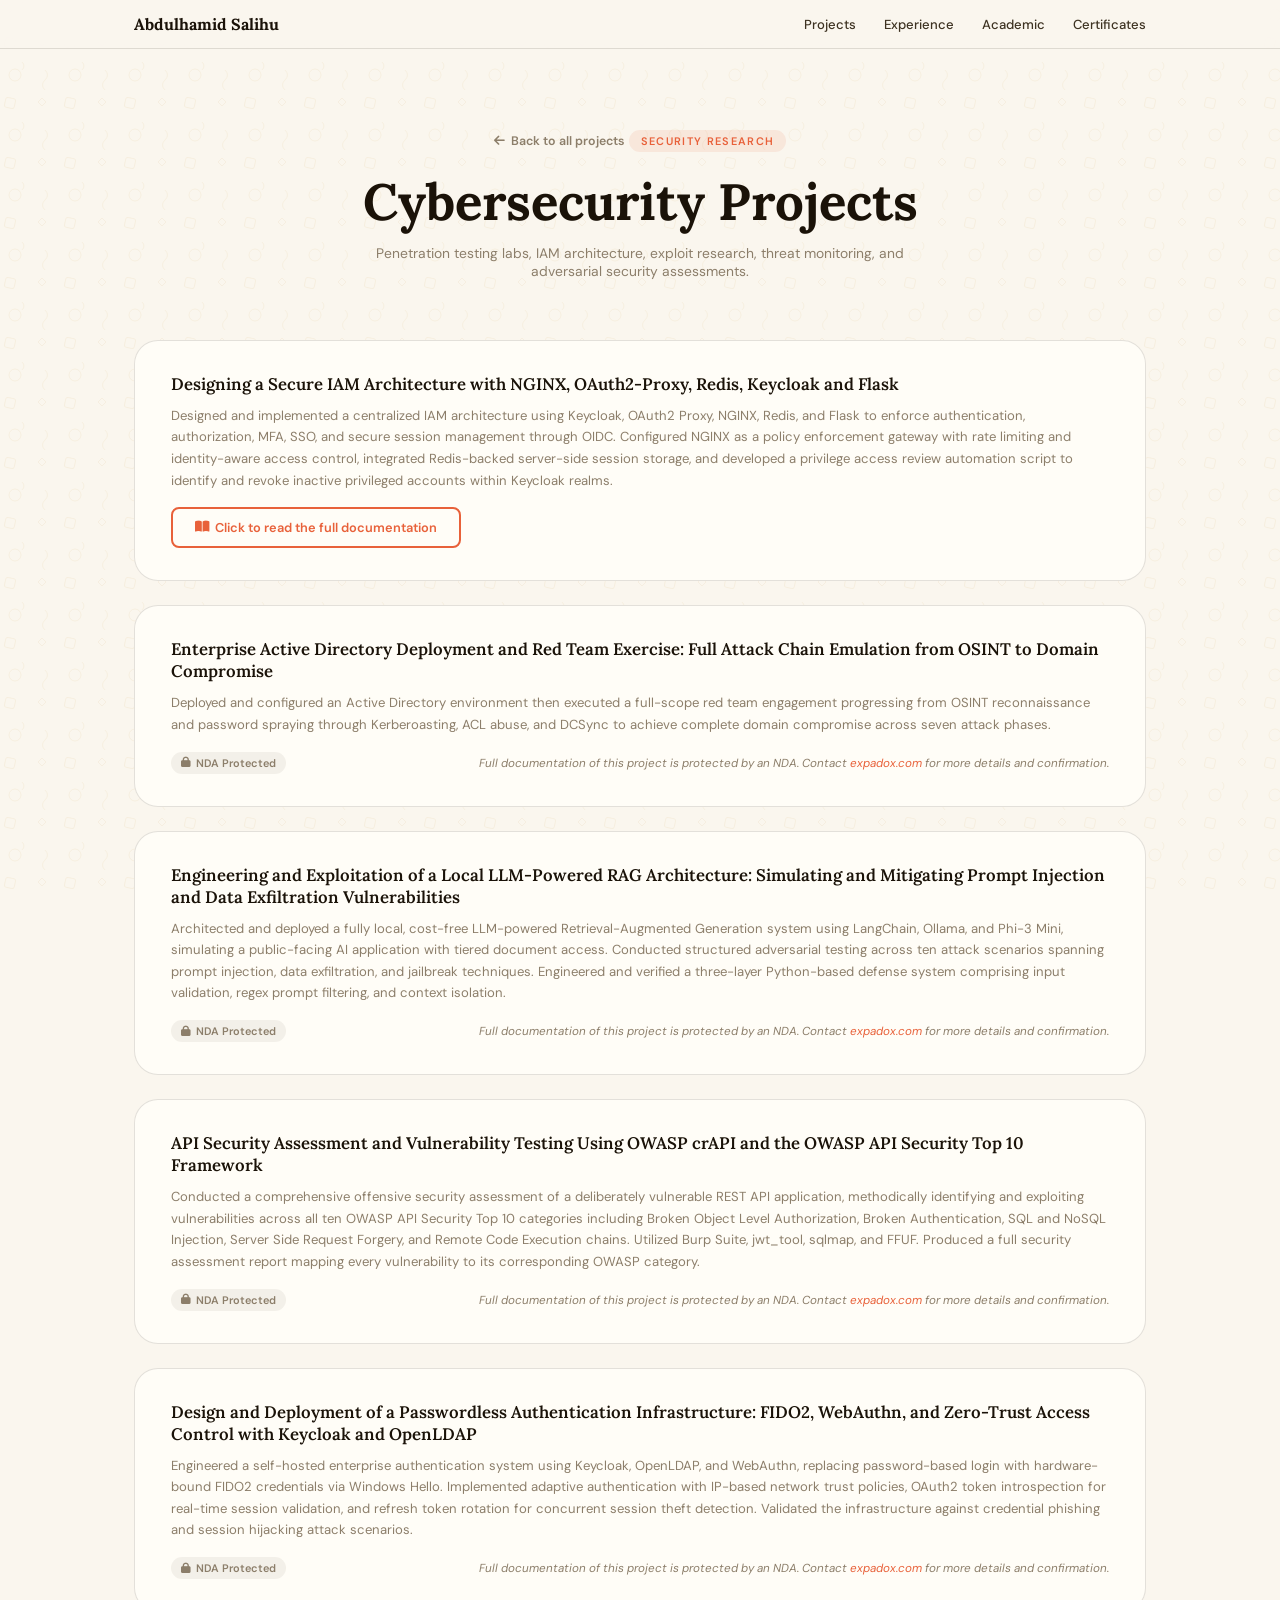
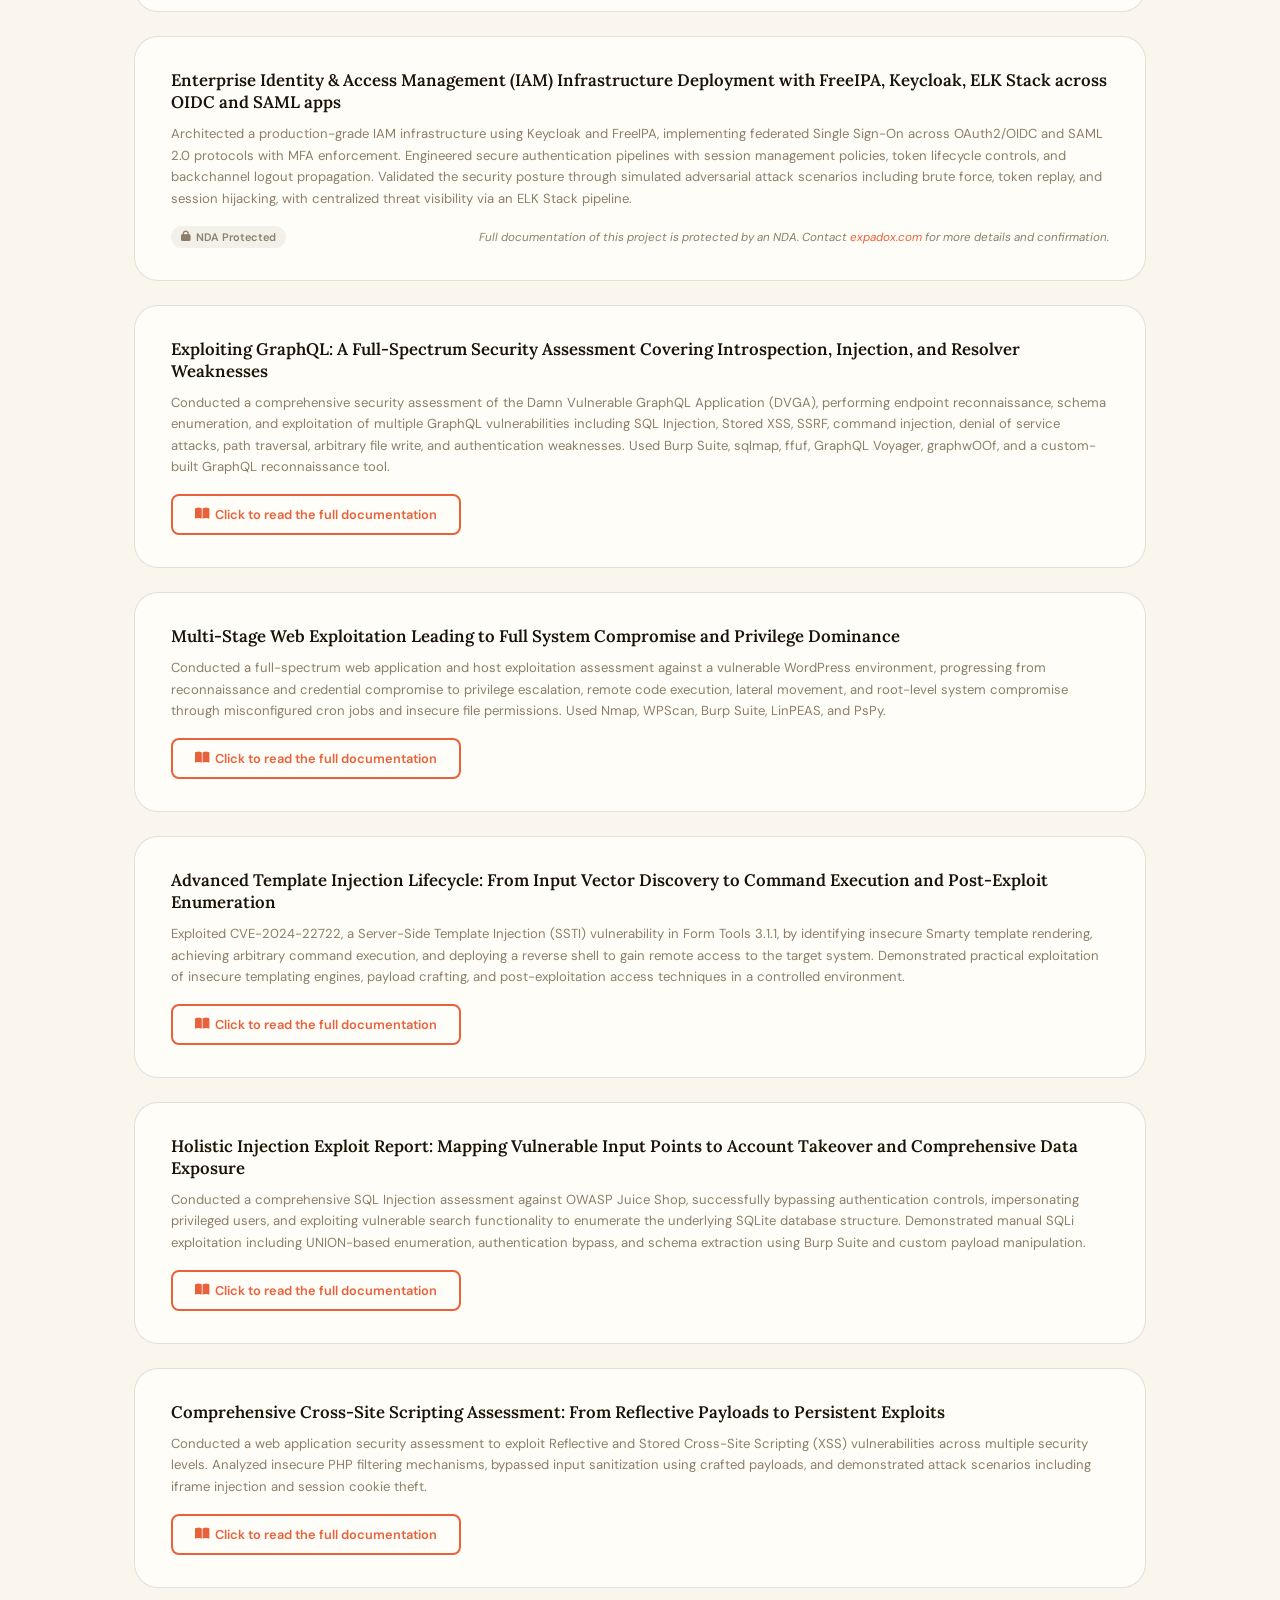
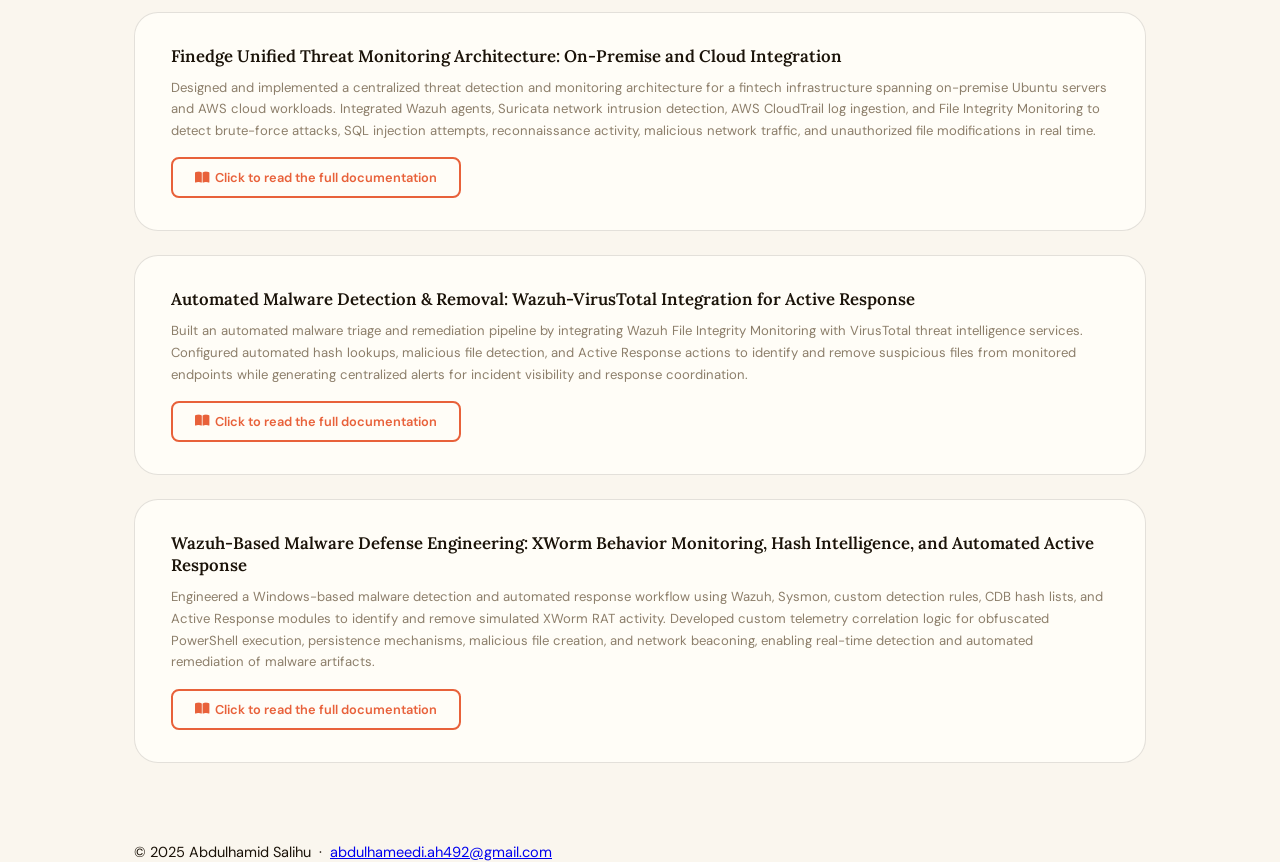
<file: index(1).html>
<!DOCTYPE html>
<html lang="en">
<head>
  <meta charset="UTF-8" />
  <meta name="viewport" content="width=device-width, initial-scale=1.0" />
  <title>Cybersecurity Projects — Abdulhamid Salihu</title>
  <link rel="stylesheet" href="../style.css" />
  <link rel="stylesheet" href="https://cdnjs.cloudflare.com/ajax/libs/font-awesome/6.4.0/css/all.min.css" />
  <style>
    .page-hero {
      padding: 130px 0 60px;
      text-align: center;
      position: relative;
    }
    .page-hero .back-link {
      display: inline-flex;
      align-items: center;
      gap: 6px;
      color: var(--warm-gray);
      text-decoration: none;
      font-size: 0.85rem;
      font-weight: 600;
      margin-bottom: 24px;
      transition: color 0.2s;
    }
    .page-hero .back-link:hover { color: var(--coral); }

    .projects-list {
      display: flex;
      flex-direction: column;
      gap: 24px;
      padding-bottom: 80px;
    }
    .project-item {
      background: var(--card-bg);
      border: 1px solid var(--border);
      border-radius: var(--radius-lg);
      padding: 32px 36px;
      transition: all 0.25s ease;
      position: relative;
      overflow: hidden;
    }
    .project-item::before {
      content: '';
      position: absolute;
      top: 0; left: 0;
      width: 4px; height: 100%;
      background: linear-gradient(180deg, var(--coral), var(--gold));
      opacity: 0;
      transition: opacity 0.25s;
    }
    .project-item:hover {
      transform: translateX(4px);
      box-shadow: 0 8px 32px rgba(26,18,8,0.09);
    }
    .project-item:hover::before { opacity: 1; }

    .project-item h3 {
      font-size: 1.15rem;
      margin-bottom: 10px;
      color: var(--ink);
    }
    .project-item p {
      font-size: 0.9rem;
      color: var(--warm-gray);
      line-height: 1.65;
      margin-bottom: 16px;
    }
    .project-footer {
      display: flex;
      align-items: center;
      justify-content: space-between;
      flex-wrap: wrap;
      gap: 10px;
    }
    .nda-badge {
      display: inline-flex;
      align-items: center;
      gap: 5px;
      font-size: 0.75rem;
      font-weight: 600;
      color: var(--warm-gray);
      background: rgba(140,126,106,0.1);
      padding: 4px 10px;
      border-radius: 20px;
    }
    .nda-note {
      font-size: 0.8rem;
      color: var(--warm-gray);
      font-style: italic;
    }
    .nda-note a { color: var(--coral); text-decoration: none; }
    .nda-note a:hover { text-decoration: underline; }
  </style>
</head>
<body>

  <nav class="site-nav">
    <div class="container">
      <a class="nav-logo" href="../index.html">Abdulhamid Salihu</a>
      <ul class="nav-links">
        <li><a href="../index.html#projects">Projects</a></li>
        <li><a href="../index.html#experience">Experience</a></li>
        <li><a href="../index.html#academic">Academic</a></li>
        <li><a href="../index.html#certificates">Certificates</a></li>
      </ul>
    </div>
  </nav>

  <div class="page-hero">
    <div class="container">
      <a class="back-link" href="../index.html#projects">
        <i class="fas fa-arrow-left"></i> Back to all projects
      </a>
      <span class="section-label">Security Research</span>
      <h1 style="margin-bottom:12px;">Cybersecurity Projects</h1>
      <p style="color:var(--warm-gray);font-size:0.95rem;max-width:560px;margin:0 auto;">
        Penetration testing labs, IAM architecture, exploit research, threat monitoring, and adversarial security assessments.
      </p>
    </div>
  </div>

  <div class="container">
    <div class="projects-list">

      <!-- 1 -->
      <div class="project-item">
        <h3>Designing a Secure IAM Architecture with NGINX, OAuth2-Proxy, Redis, Keycloak and Flask</h3>
        <p>Designed and implemented a centralized IAM architecture using Keycloak, OAuth2 Proxy, NGINX, Redis, and Flask to enforce authentication, authorization, MFA, SSO, and secure session management through OIDC. Configured NGINX as a policy enforcement gateway with rate limiting and identity-aware access control, integrated Redis-backed server-side session storage, and developed a privilege access review automation script to identify and revoke inactive privileged accounts within Keycloak realms.</p>
        <div class="project-footer">
          <a class="btn btn-outline" href="https://kizerh.notion.site/Designing-a-Secure-IAM-Architecture-with-NGINX-OAuth2-Proxy-Redis-Keycloak-and-Flask-2cbb325e196c80e4a800c21ece714360" target="_blank" rel="noopener">
            <i class="fas fa-book-open"></i> Click to read the full documentation
          </a>
        </div>
      </div>

      <!-- 2 -->
      <div class="project-item">
        <h3>Enterprise Active Directory Deployment and Red Team Exercise: Full Attack Chain Emulation from OSINT to Domain Compromise</h3>
        <p>Deployed and configured an Active Directory environment then executed a full-scope red team engagement progressing from OSINT reconnaissance and password spraying through Kerberoasting, ACL abuse, and DCSync to achieve complete domain compromise across seven attack phases.</p>
        <div class="project-footer">
          <span class="nda-badge"><i class="fas fa-lock"></i> NDA Protected</span>
          <span class="nda-note">Full documentation of this project is protected by an NDA. Contact <a href="https://expadox.com" target="_blank" rel="noopener">expadox.com</a> for more details and confirmation.</span>
        </div>
      </div>

      <!-- 3 -->
      <div class="project-item">
        <h3>Engineering and Exploitation of a Local LLM-Powered RAG Architecture: Simulating and Mitigating Prompt Injection and Data Exfiltration Vulnerabilities</h3>
        <p>Architected and deployed a fully local, cost-free LLM-powered Retrieval-Augmented Generation system using LangChain, Ollama, and Phi-3 Mini, simulating a public-facing AI application with tiered document access. Conducted structured adversarial testing across ten attack scenarios spanning prompt injection, data exfiltration, and jailbreak techniques. Engineered and verified a three-layer Python-based defense system comprising input validation, regex prompt filtering, and context isolation.</p>
        <div class="project-footer">
          <span class="nda-badge"><i class="fas fa-lock"></i> NDA Protected</span>
          <span class="nda-note">Full documentation of this project is protected by an NDA. Contact <a href="https://expadox.com" target="_blank" rel="noopener">expadox.com</a> for more details and confirmation.</span>
        </div>
      </div>

      <!-- 4 -->
      <div class="project-item">
        <h3>API Security Assessment and Vulnerability Testing Using OWASP crAPI and the OWASP API Security Top 10 Framework</h3>
        <p>Conducted a comprehensive offensive security assessment of a deliberately vulnerable REST API application, methodically identifying and exploiting vulnerabilities across all ten OWASP API Security Top 10 categories including Broken Object Level Authorization, Broken Authentication, SQL and NoSQL Injection, Server Side Request Forgery, and Remote Code Execution chains. Utilized Burp Suite, jwt_tool, sqlmap, and FFUF. Produced a full security assessment report mapping every vulnerability to its corresponding OWASP category.</p>
        <div class="project-footer">
          <span class="nda-badge"><i class="fas fa-lock"></i> NDA Protected</span>
          <span class="nda-note">Full documentation of this project is protected by an NDA. Contact <a href="https://expadox.com" target="_blank" rel="noopener">expadox.com</a> for more details and confirmation.</span>
        </div>
      </div>

      <!-- 5 -->
      <div class="project-item">
        <h3>Design and Deployment of a Passwordless Authentication Infrastructure: FIDO2, WebAuthn, and Zero-Trust Access Control with Keycloak and OpenLDAP</h3>
        <p>Engineered a self-hosted enterprise authentication system using Keycloak, OpenLDAP, and WebAuthn, replacing password-based login with hardware-bound FIDO2 credentials via Windows Hello. Implemented adaptive authentication with IP-based network trust policies, OAuth2 token introspection for real-time session validation, and refresh token rotation for concurrent session theft detection. Validated the infrastructure against credential phishing and session hijacking attack scenarios.</p>
        <div class="project-footer">
          <span class="nda-badge"><i class="fas fa-lock"></i> NDA Protected</span>
          <span class="nda-note">Full documentation of this project is protected by an NDA. Contact <a href="https://expadox.com" target="_blank" rel="noopener">expadox.com</a> for more details and confirmation.</span>
        </div>
      </div>

      <!-- 6 -->
      <div class="project-item">
        <h3>Enterprise Identity &amp; Access Management (IAM) Infrastructure Deployment with FreeIPA, Keycloak, ELK Stack across OIDC and SAML apps</h3>
        <p>Architected a production-grade IAM infrastructure using Keycloak and FreeIPA, implementing federated Single Sign-On across OAuth2/OIDC and SAML 2.0 protocols with MFA enforcement. Engineered secure authentication pipelines with session management policies, token lifecycle controls, and backchannel logout propagation. Validated the security posture through simulated adversarial attack scenarios including brute force, token replay, and session hijacking, with centralized threat visibility via an ELK Stack pipeline.</p>
        <div class="project-footer">
          <span class="nda-badge"><i class="fas fa-lock"></i> NDA Protected</span>
          <span class="nda-note">Full documentation of this project is protected by an NDA. Contact <a href="https://expadox.com" target="_blank" rel="noopener">expadox.com</a> for more details and confirmation.</span>
        </div>
      </div>

      <!-- 7 -->
      <div class="project-item">
        <h3>Exploiting GraphQL: A Full-Spectrum Security Assessment Covering Introspection, Injection, and Resolver Weaknesses</h3>
        <p>Conducted a comprehensive security assessment of the Damn Vulnerable GraphQL Application (DVGA), performing endpoint reconnaissance, schema enumeration, and exploitation of multiple GraphQL vulnerabilities including SQL Injection, Stored XSS, SSRF, command injection, denial of service attacks, path traversal, arbitrary file write, and authentication weaknesses. Used Burp Suite, sqlmap, ffuf, GraphQL Voyager, graphwOOf, and a custom-built GraphQL reconnaissance tool.</p>
        <div class="project-footer">
          <a class="btn btn-outline" href="https://kizerh.notion.site/Exploiting-GraphQL-A-Full-Spectrum-Security-Assessment-Covering-Introspection-Injection-and-Resol-317b325e196c809e926ad47544720c94" target="_blank" rel="noopener">
            <i class="fas fa-book-open"></i> Click to read the full documentation
          </a>
        </div>
      </div>

      <!-- 8 -->
      <div class="project-item">
        <h3>Multi-Stage Web Exploitation Leading to Full System Compromise and Privilege Dominance</h3>
        <p>Conducted a full-spectrum web application and host exploitation assessment against a vulnerable WordPress environment, progressing from reconnaissance and credential compromise to privilege escalation, remote code execution, lateral movement, and root-level system compromise through misconfigured cron jobs and insecure file permissions. Used Nmap, WPScan, Burp Suite, LinPEAS, and PsPy.</p>
        <div class="project-footer">
          <a class="btn btn-outline" href="https://kizerh.notion.site/Multi-Stage-Web-Exploitation-Leading-to-Full-System-Compromise-and-Privilege-Dominance-29cb325e196c80e39cbedf93e5b23132" target="_blank" rel="noopener">
            <i class="fas fa-book-open"></i> Click to read the full documentation
          </a>
        </div>
      </div>

      <!-- 9 -->
      <div class="project-item">
        <h3>Advanced Template Injection Lifecycle: From Input Vector Discovery to Command Execution and Post-Exploit Enumeration</h3>
        <p>Exploited CVE-2024-22722, a Server-Side Template Injection (SSTI) vulnerability in Form Tools 3.1.1, by identifying insecure Smarty template rendering, achieving arbitrary command execution, and deploying a reverse shell to gain remote access to the target system. Demonstrated practical exploitation of insecure templating engines, payload crafting, and post-exploitation access techniques in a controlled environment.</p>
        <div class="project-footer">
          <a class="btn btn-outline" href="https://kizerh.notion.site/Advanced-Template-Injection-Lifecycle-From-Input-Vector-Discovery-to-Command-Execution-and-Post-Expl-288b325e196c803fba21ef91054be67e" target="_blank" rel="noopener">
            <i class="fas fa-book-open"></i> Click to read the full documentation
          </a>
        </div>
      </div>

      <!-- 10 -->
      <div class="project-item">
        <h3>Holistic Injection Exploit Report: Mapping Vulnerable Input Points to Account Takeover and Comprehensive Data Exposure</h3>
        <p>Conducted a comprehensive SQL Injection assessment against OWASP Juice Shop, successfully bypassing authentication controls, impersonating privileged users, and exploiting vulnerable search functionality to enumerate the underlying SQLite database structure. Demonstrated manual SQLi exploitation including UNION-based enumeration, authentication bypass, and schema extraction using Burp Suite and custom payload manipulation.</p>
        <div class="project-footer">
          <a class="btn btn-outline" href="https://kizerh.notion.site/Holistic-Injection-Exploit-Report-Mapping-Vulnerable-Input-Points-to-Account-Takeover-and-Comprehens-287b325e196c801cae3ae3b9ec0426c8" target="_blank" rel="noopener">
            <i class="fas fa-book-open"></i> Click to read the full documentation
          </a>
        </div>
      </div>

      <!-- 11 -->
      <div class="project-item">
        <h3>Comprehensive Cross-Site Scripting Assessment: From Reflective Payloads to Persistent Exploits</h3>
        <p>Conducted a web application security assessment to exploit Reflective and Stored Cross-Site Scripting (XSS) vulnerabilities across multiple security levels. Analyzed insecure PHP filtering mechanisms, bypassed input sanitization using crafted payloads, and demonstrated attack scenarios including iframe injection and session cookie theft.</p>
        <div class="project-footer">
          <a class="btn btn-outline" href="https://kizerh.notion.site/Comprehensive-Cross-Site-Scripting-Assessment-From-Reflective-Payloads-to-Persistent-Exploits-and-Pr-258b325e196c80e0a8a1e6fdd7dfffda" target="_blank" rel="noopener">
            <i class="fas fa-book-open"></i> Click to read the full documentation
          </a>
        </div>
      </div>

      <!-- 12 -->
      <div class="project-item">
        <h3>Finedge Unified Threat Monitoring Architecture: On-Premise and Cloud Integration</h3>
        <p>Designed and implemented a centralized threat detection and monitoring architecture for a fintech infrastructure spanning on-premise Ubuntu servers and AWS cloud workloads. Integrated Wazuh agents, Suricata network intrusion detection, AWS CloudTrail log ingestion, and File Integrity Monitoring to detect brute-force attacks, SQL injection attempts, reconnaissance activity, malicious network traffic, and unauthorized file modifications in real time.</p>
        <div class="project-footer">
          <a class="btn btn-outline" href="https://kizerh.notion.site/Finedge-Unified-Threat-Monitoring-Architecture-On-Premise-and-Cloud-Integration-with-Wazuh-Suricat-2a9b325e196c8009b4c4ef54222b596b" target="_blank" rel="noopener">
            <i class="fas fa-book-open"></i> Click to read the full documentation
          </a>
        </div>
      </div>

      <!-- 13 -->
      <div class="project-item">
        <h3>Automated Malware Detection &amp; Removal: Wazuh-VirusTotal Integration for Active Response</h3>
        <p>Built an automated malware triage and remediation pipeline by integrating Wazuh File Integrity Monitoring with VirusTotal threat intelligence services. Configured automated hash lookups, malicious file detection, and Active Response actions to identify and remove suspicious files from monitored endpoints while generating centralized alerts for incident visibility and response coordination.</p>
        <div class="project-footer">
          <a class="btn btn-outline" href="https://kizerh.notion.site/Automated-Malware-Detection-Removal-Wazuh-VirusTotal-Integration-for-Active-Response-2b9b325e196c80c1bf9bd31e142cd511" target="_blank" rel="noopener">
            <i class="fas fa-book-open"></i> Click to read the full documentation
          </a>
        </div>
      </div>

      <!-- 14 -->
      <div class="project-item">
        <h3>Wazuh-Based Malware Defense Engineering: XWorm Behavior Monitoring, Hash Intelligence, and Automated Active Response</h3>
        <p>Engineered a Windows-based malware detection and automated response workflow using Wazuh, Sysmon, custom detection rules, CDB hash lists, and Active Response modules to identify and remove simulated XWorm RAT activity. Developed custom telemetry correlation logic for obfuscated PowerShell execution, persistence mechanisms, malicious file creation, and network beaconing, enabling real-time detection and automated remediation of malware artifacts.</p>
        <div class="project-footer">
          <a class="btn btn-outline" href="https://kizerh.notion.site/Wazuh-Based-Malware-Defense-Engineering-XWorm-Behavior-Monitoring-Hash-Intelligence-and-Automated-2b9b325e196c80098d14c453a761eed4" target="_blank" rel="noopener">
            <i class="fas fa-book-open"></i> Click to read the full documentation
          </a>
        </div>
      </div>

    </div>
  </div>

  <footer>
    <div class="container">
      <p>© 2025 Abdulhamid Salihu &nbsp;·&nbsp;
        <a href="mailto:abdulhameedi.ah492@gmail.com">abdulhameedi.ah492@gmail.com</a>
      </p>
    </div>
  </footer>

</body>
</html>
</file>
<file: style.css>
@import url('https://fonts.googleapis.com/css2?family=Lora:ital,wght@0,400;0,600;0,700;1,400&family=DM+Sans:wght@300;400;500;600&display=swap');

:root {
  --cream: #FAF6EE;
  --cream-dark: #F0E9D8;
  --ink: #1A1208;
  --ink-light: #3D3221;
  --coral: #E8613A;
  --coral-light: #F0855E;
  --sage: #7A9E7E;
  --gold: #C9952A;
  --warm-gray: #8C7E6A;
  --card-bg: #FFFDF7;
  --border: rgba(26,18,8,0.12);
  --radius: 16px;
  --radius-lg: 24px;
}

* { box-sizing: border-box; margin: 0; padding: 0; }

html {
  scroll-behavior: smooth;
  font-size: 91%;
}

body {
  font-family: 'DM Sans', sans-serif;
  background: var(--cream);
  color: var(--ink);
  overflow-x: hidden;
  position: relative;
}

/* ── Doodle SVG background texture ── */
body::before {
  content: '';
  position: fixed;
  inset: 0;
  background-image: url("data:image/svg+xml,%3Csvg width='60' height='60' viewBox='0 0 60 60' xmlns='http://www.w3.org/2000/svg'%3E%3Cg fill='none' stroke='%23C9952A' stroke-width='0.4' opacity='0.18'%3E%3Ccircle cx='15' cy='15' r='6'/%3E%3Cpath d='M45 10 Q50 15 45 20 Q40 25 45 30'/%3E%3Crect x='5' y='38' width='10' height='10' rx='2' transform='rotate(12 10 43)'/%3E%3Cpath d='M38 42 L42 46 L46 42 L42 38 Z'/%3E%3Cpath d='M22 2 Q26 6 22 10'/%3E%3C/g%3E%3C/svg%3E");
  pointer-events: none;
  z-index: 0;
}

/* ── Typography ── */
h1, h2, h3 { font-family: 'Lora', serif; }

h1 { font-size: clamp(2.2rem, 5vw, 3.5rem); font-weight: 700; line-height: 1.15; }
h2 { font-size: clamp(1.7rem, 3.5vw, 2.5rem); font-weight: 600; line-height: 1.2; }
h3 { font-size: 1.15rem; font-weight: 600; }

/* ── Layout ── */
.container {
  max-width: 1060px;
  margin: 0 auto;
  padding: 0 24px;
  position: relative;
  z-index: 1;
}

section {
  padding: 90px 0 40px;
  position: relative;
}

/* ── Nav ── */
.site-nav {
  position: fixed;
  top: 0; left: 0; right: 0;
  z-index: 100;
  background: rgba(250,246,238,0.92);
  backdrop-filter: blur(12px);
  border-bottom: 1px solid var(--border);
  padding: 14px 0;
}
.site-nav .container {
  display: flex;
  align-items: center;
  justify-content: space-between;
}
.nav-logo {
  font-family: 'Lora', serif;
  font-weight: 700;
  font-size: 1.1rem;
  color: var(--ink);
  text-decoration: none;
}
.nav-links {
  display: flex;
  gap: 28px;
  list-style: none;
}
.nav-links a {
  color: var(--ink-light);
  text-decoration: none;
  font-size: 0.9rem;
  font-weight: 500;
  transition: color 0.2s;
}
.nav-links a:hover { color: var(--coral); }

/* ── Section Labels ── */
.section-label {
  display: inline-block;
  font-size: 0.75rem;
  font-weight: 600;
  letter-spacing: 0.12em;
  text-transform: uppercase;
  color: var(--coral);
  background: rgba(232,97,58,0.1);
  padding: 4px 12px;
  border-radius: 20px;
  margin-bottom: 16px;
  font-family: 'DM Sans', sans-serif;
}

/* ── Cards ── */
.card {
  background: var(--card-bg);
  border: 1px solid var(--border);
  border-radius: var(--radius-lg);
  padding: 28px 30px;
  transition: transform 0.25s ease, box-shadow 0.25s ease;
  position: relative;
  overflow: hidden;
}
.card::before {
  content: '';
  position: absolute;
  top: 0; left: 0; right: 0;
  height: 3px;
  background: linear-gradient(90deg, var(--coral), var(--gold));
  opacity: 0;
  transition: opacity 0.25s;
}
.card:hover {
  transform: translateY(-5px);
  box-shadow: 0 16px 40px rgba(26,18,8,0.1);
}
.card:hover::before { opacity: 1; }

/* ── Buttons ── */
.btn {
  display: inline-flex;
  align-items: center;
  gap: 6px;
  padding: 10px 22px;
  border-radius: 8px;
  font-weight: 600;
  font-size: 0.88rem;
  text-decoration: none;
  transition: all 0.2s ease;
  font-family: 'DM Sans', sans-serif;
  cursor: pointer;
}
.btn-primary {
  background: var(--coral);
  color: #fff;
  border: 2px solid var(--coral);
}
.btn-primary:hover {
  background: var(--coral-light);
  border-color: var(--coral-light);
  transform: translateY(-1px);
}
.btn-outline {
  background: transparent;
  color: var(--coral);
  border: 2px solid var(--coral);
}
.btn-outline:hover {
  background: var(--coral);
  color: #fff;
  transform: translateY(-1px);
}

/* ── Bounce Arrow ── */
.bounce-arrow {
  margin-top: 85px;
  display: flex;
  flex-direction: column;
  align-items: center;
  gap: 0px;
  padding: 40px 0 20px;
  cursor: pointer;
  text-decoration: none;
  color: var(--warm-gray);
  transition: color 0.2s;
  animation: bounce 2s ease-in-out infinite;
}
.bounce-arrow:hover { color: var(--coral); }
.bounce-arrow span {
  font-size: 0.75rem;
  font-weight: 600;
  letter-spacing: 0.08em;
  text-transform: uppercase;
  font-family: 'DM Sans', sans-serif;
}
/*.bounce-arrow svg {
  animation: bounce 2s ease-in-out infinite;
}*/
@keyframes bounce {
  0%, 100% { transform: translateY(0); }
  50% { transform: translateY(8px); }
}

/* ── Divider ── */
.section-divider {
  border: none;
  border-top: 1px dashed var(--border);
  margin: 0;
}

/* ── Hand-drawn underline ── */
.hand-underline {
  position: relative;
  display: inline-block;
}
.hand-underline::after {
  content: '';
  position: absolute;
  bottom: -4px; left: 0; right: 0;
  height: 11px;
  background: url("data:image/svg+xml,%3Csvg viewBox='0 0 200 8' xmlns='http://www.w3.org/2000/svg'%3E%3Cpath d='M2 5 Q25 2 50 5 Q75 8 100 4 Q125 1 150 5 Q175 8 198 4' stroke='%23E8613A' stroke-width='2.5' fill='none' stroke-linecap='round'/%3E%3C/svg%3E") no-repeat center/100% 100%;
}

/* ── Responsive ── */
@media (max-width: 700px) {
  .nav-links { display: none; }
  section { padding: 70px 0 30px; }
}
</file>
